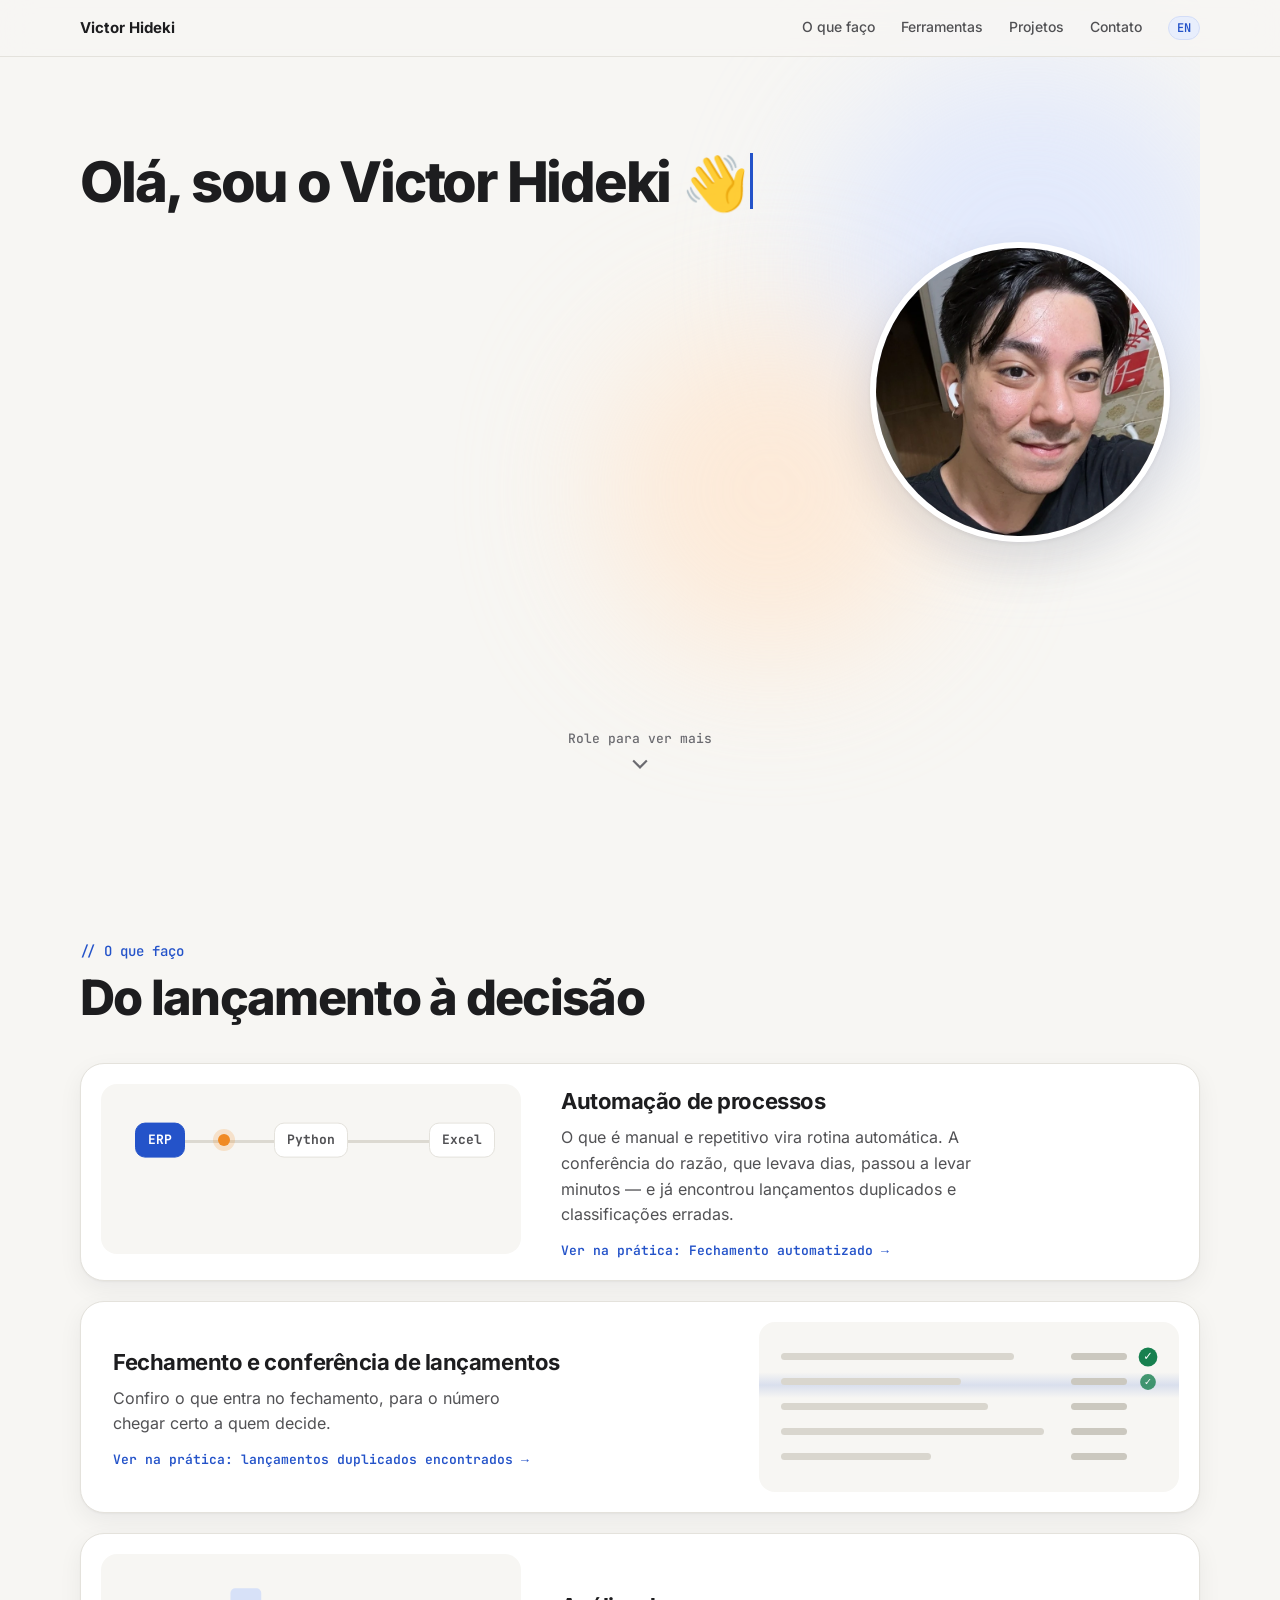
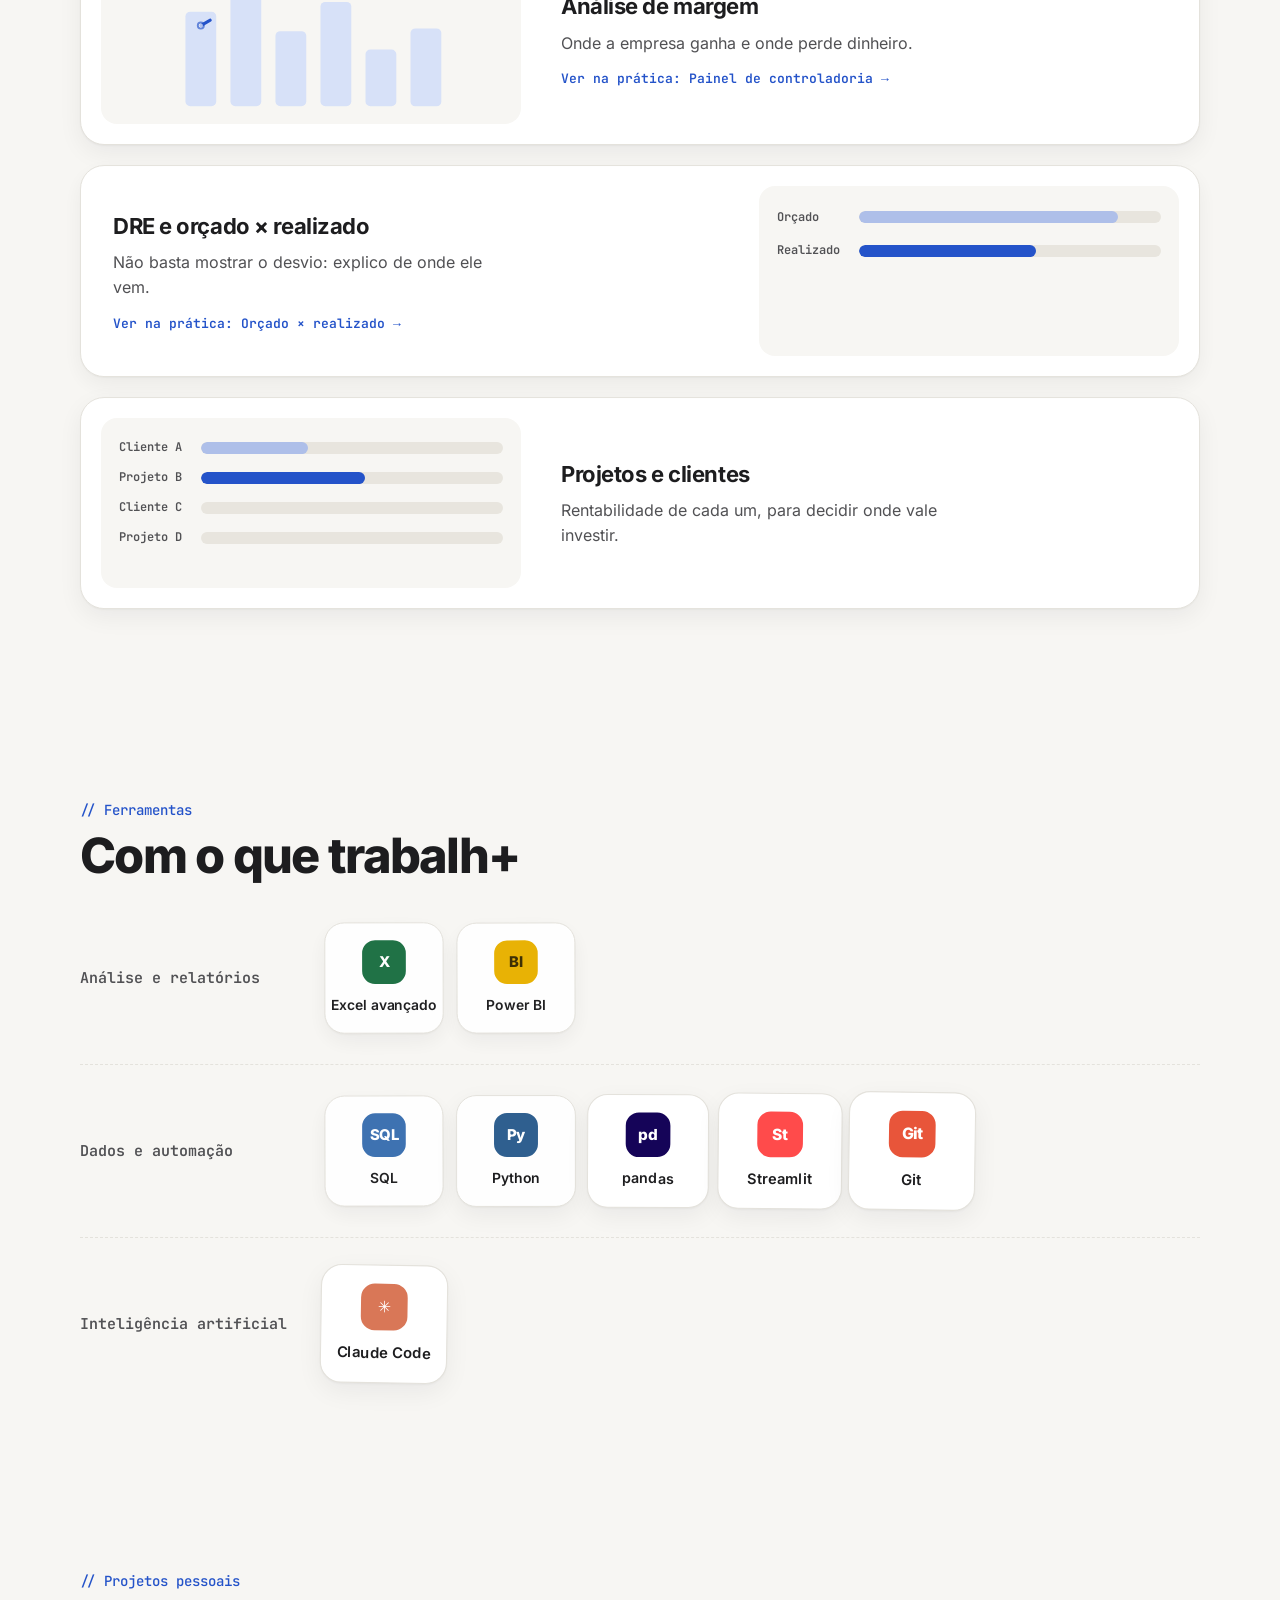
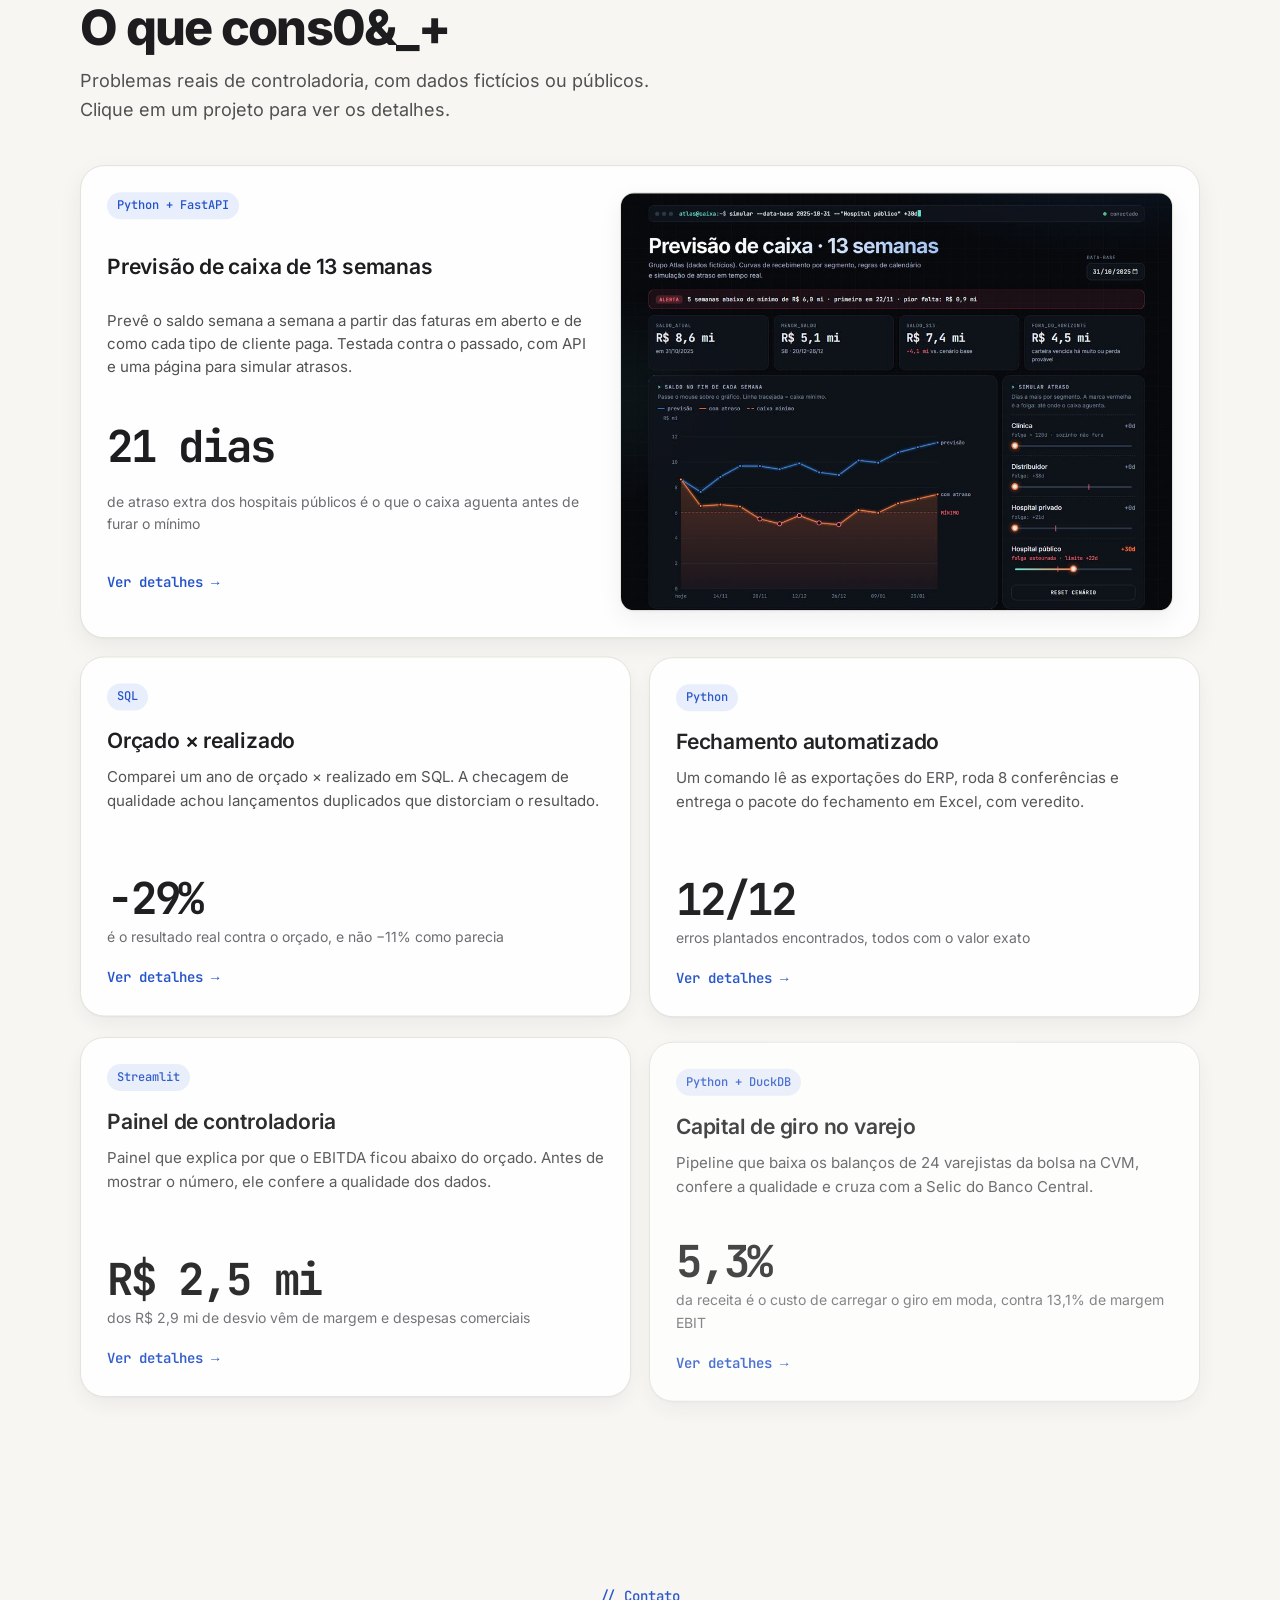
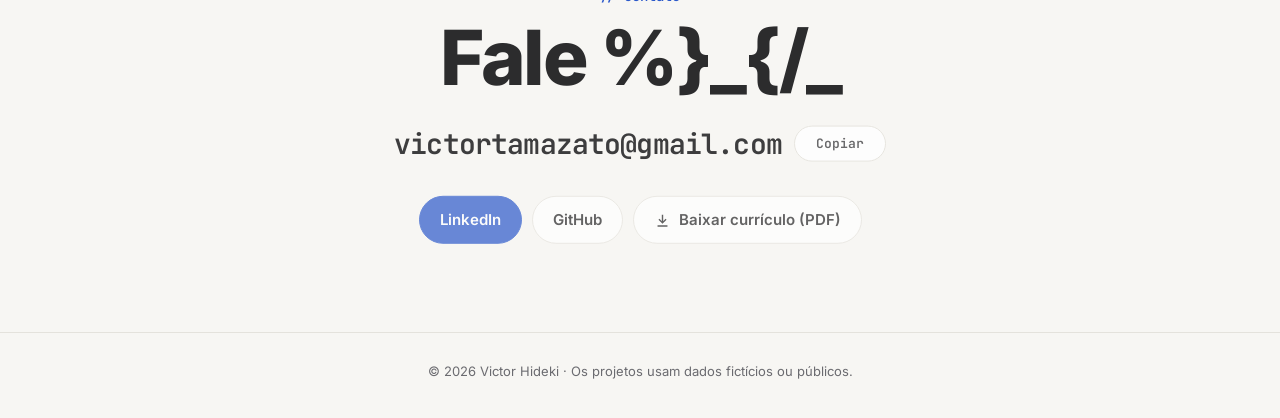
<file: index.html>
<!doctype html>
<html lang="pt-BR">
<head>
<meta charset="utf-8">
<meta name="viewport" content="width=device-width, initial-scale=1">
<title>Victor Hideki · Controladoria e automação</title>
<meta name="description" content="Victor Hideki: mais de 4 anos em controladoria e automação de processos. O que faço, ferramentas e projetos pessoais.">
<meta name="theme-color" content="#f7f6f3">
<link rel="canonical" href="https://hidekiiiiii.github.io/">
<link rel="alternate" hreflang="pt-BR" href="https://hidekiiiiii.github.io/">
<link rel="alternate" hreflang="en" href="https://hidekiiiiii.github.io/en/">
<meta property="og:type" content="website">
<meta property="og:locale" content="pt_BR">
<meta property="og:title" content="Victor Hideki · Controladoria e automação">
<meta property="og:description" content="Mais de 4 anos em controladoria e automação de processos. Veja o que faço e meus projetos.">
<meta property="og:url" content="https://hidekiiiiii.github.io/">
<meta property="og:image" content="https://hidekiiiiii.github.io/img/previa.png">
<meta property="og:image:width" content="1200">
<meta property="og:image:height" content="630">
<meta name="twitter:card" content="summary_large_image">
<link rel="icon" href="img/icone.svg" type="image/svg+xml">
<link rel="apple-touch-icon" href="img/icone-180.png">
<link rel="preload" href="fontes/inter-latin-wght.woff2" as="font" type="font/woff2" crossorigin>
<link rel="stylesheet" href="style.css">
<script>
  // Esconde o que vai entrar animado; se o anime.js não carregar em 3 s, mostra tudo parado.
  if (!matchMedia('(prefers-reduced-motion: reduce)').matches) {
    document.documentElement.classList.add('js-anima');
    setTimeout(function () { if (!window.__animaOk) document.documentElement.classList.remove('js-anima'); }, 3000);
  }
</script>
</head>
<body>

<a class="pular" href="#o-que-faco">Pular para o conteúdo</a>

<header class="topo">
  <a class="marca" href="#inicio">Victor Hideki</a>
  <nav class="topo-links" aria-label="Seções">
    <a href="#o-que-faco">O que faço</a>
    <a href="#ferramentas">Ferramentas</a>
    <a href="#projetos">Projetos</a>
    <a href="#contato">Contato</a>
    <a class="idioma" href="en/" hreflang="en" lang="en" aria-label="English version">EN</a>
  </nav>
</header>

<main>

  <!-- Apresentação -->
  <section class="apresentacao" id="inicio">
    <div class="bolhas" aria-hidden="true"><span class="bolha b1"></span><span class="bolha b2"></span></div>

    <div class="apresentacao-texto">
      <h1 class="ola"><span class="ola-texto">Olá, sou o Victor <span class="sem-quebra">Hideki <span class="mao" aria-hidden="true">👋</span></span></span></h1>
      <p class="bio">Há mais de 4 anos trabalho com controladoria e automação de processos. Acredito que, com
        <code class="token">tecnologia</code>
        e um pouco de
        <span class="sem-quebra"><code class="token quente">criatividade</code>,</span>
        ideias viram mudanças reais.</p>
      <div class="contatos">
        <a class="botao" href="https://www.linkedin.com/in/victor-hideki-tamazato/" target="_blank" rel="noopener">
          <svg viewBox="0 0 24 24" aria-hidden="true"><path d="M4.98 3.5a2.5 2.5 0 1 1 0 5 2.5 2.5 0 0 1 0-5zM3 9.75h4v11H3v-11zm6.5 0h3.8v1.5h.05c.53-1 1.83-2.05 3.77-2.05 4.03 0 4.78 2.65 4.78 6.1v5.45h-4v-4.83c0-1.15-.02-2.63-1.6-2.63-1.6 0-1.85 1.25-1.85 2.55v4.91h-4v-11z"/></svg>
          LinkedIn
        </a>
        <a class="botao botao-2" href="mailto:victortamazato@gmail.com">
          <svg viewBox="0 0 24 24" aria-hidden="true"><path d="M3 5h18a1 1 0 0 1 1 1v12a1 1 0 0 1-1 1H3a1 1 0 0 1-1-1V6a1 1 0 0 1 1-1zm9 7.3L4.2 7H4v.3l8 5.6 8-5.6V7h-.2L12 12.3z"/></svg>
          E-mail
        </a>
        <a class="botao botao-2" href="https://github.com/Hidekiiiiii" target="_blank" rel="noopener">
          <svg viewBox="0 0 24 24" aria-hidden="true"><path d="M12 2a10 10 0 0 0-3.16 19.49c.5.09.68-.22.68-.48v-1.7c-2.78.6-3.37-1.34-3.37-1.34-.45-1.16-1.11-1.47-1.11-1.47-.91-.62.07-.6.07-.6 1 .07 1.53 1.03 1.53 1.03.9 1.52 2.34 1.08 2.91.83.09-.65.35-1.08.63-1.33-2.22-.25-4.55-1.11-4.55-4.94 0-1.09.39-1.98 1.03-2.68-.1-.25-.45-1.27.1-2.64 0 0 .84-.27 2.75 1.02a9.5 9.5 0 0 1 5 0c1.91-1.29 2.75-1.02 2.75-1.02.55 1.37.2 2.39.1 2.64.64.7 1.03 1.59 1.03 2.68 0 3.84-2.34 4.68-4.57 4.93.36.31.68.92.68 1.85v2.74c0 .27.18.58.69.48A10 10 0 0 0 12 2z"/></svg>
          GitHub
        </a>
      </div>
    </div>

    <div class="retrato">
      <div class="foto"><img src="img/foto.webp" width="800" height="800" alt="Foto de Victor Hideki"></div>
    </div>

    <ul class="numeros" aria-label="Destaques">
      <li class="num-cartao">
        <strong><span data-contar="4">4</span>+</strong>
        <span class="legenda">anos em controladoria</span>
      </li>
      <li class="num-cartao">
        <strong><span data-contar="5">5</span></strong>
        <span class="legenda">projetos publicados no GitHub</span>
      </li>
      <li class="num-cartao">
        <strong>FIPECAFI</strong>
        <span class="legenda">Ciências Contábeis</span>
      </li>
    </ul>

    <a class="seta" href="#o-que-faco">
      <span>Role para ver mais</span>
      <svg viewBox="0 0 24 24" aria-hidden="true"><path d="M12 16.5 5 9.5l1.4-1.4 5.6 5.6 5.6-5.6L19 9.5z"/></svg>
    </a>
  </section>

  <!-- O que faço -->
  <section class="secao" id="o-que-faco">
    <div class="secao-cabeca">
      <p class="rotulo">// O que faço</p>
      <h2 class="embaralha">Do lançamento à decisão</h2>
    </div>

    <div class="mosaico">
      <article class="bloco largo" data-ilus="auto">
        <div class="ilus ilus-auto" aria-hidden="true">
          <span class="trilha"></span>
          <span class="no" style="--x:14%">ERP</span>
          <span class="no" style="--x:50%">Python</span>
          <span class="no" style="--x:86%">Excel</span>
          <span class="bolinha"></span>
          <span class="pilula">Pronto em segundos ✓</span>
        </div>
        <h3>Automação de processos</h3>
        <p>O que é manual e repetitivo vira rotina automática. A conferência do razão, que levava dias, passou a levar minutos — e já encontrou lançamentos duplicados e classificações erradas.</p>
        <a class="na-pratica" href="#projeto-python">Ver na prática: Fechamento automatizado →</a>
      </article>

      <article class="bloco" data-ilus="conf">
        <div class="ilus ilus-conf" aria-hidden="true">
          <div class="scan"></div>
          <div class="lanc"><span class="l-desc" style="--w:62%"></span><span class="l-valor"></span><span class="l-ok">✓</span></div>
          <div class="lanc"><span class="l-desc" style="--w:48%"></span><span class="l-valor"></span><span class="l-ok">✓</span></div>
          <div class="lanc dup"><span class="l-desc" style="--w:55%"></span><span class="l-valor"></span><span class="l-ok">!</span><span class="dup-tag">duplicado</span></div>
          <div class="lanc"><span class="l-desc" style="--w:70%"></span><span class="l-valor"></span><span class="l-ok">✓</span></div>
          <div class="lanc"><span class="l-desc" style="--w:40%"></span><span class="l-valor"></span><span class="l-ok">✓</span></div>
        </div>
        <h3>Fechamento e conferência de lançamentos</h3>
        <p>Confiro o que entra no fechamento, para o número chegar certo a quem decide.</p>
        <a class="na-pratica" href="#projeto-sql">Ver na prática: lançamentos duplicados encontrados →</a>
      </article>

      <article class="bloco" data-ilus="margem">
        <div class="ilus ilus-margem" aria-hidden="true">
          <svg viewBox="0 0 240 130">
            <g class="barras">
              <rect x="14" y="40" width="26" height="80" rx="4"/>
              <rect x="52" y="20" width="26" height="100" rx="4"/>
              <rect x="90" y="56" width="26" height="64" rx="4"/>
              <rect x="128" y="30" width="26" height="90" rx="4"/>
              <rect x="166" y="70" width="26" height="50" rx="4"/>
              <rect x="204" y="48" width="26" height="72" rx="4"/>
            </g>
            <polyline class="linha-margem" points="27,52 65,30 103,78 141,44 179,100 217,64"/>
            <g class="pontos">
              <circle cx="27" cy="52" r="4"/><circle cx="65" cy="30" r="4"/><circle cx="103" cy="78" r="4"/>
              <circle cx="141" cy="44" r="4"/><circle cx="179" cy="100" r="4" class="ruim"/><circle cx="217" cy="64" r="4"/>
            </g>
          </svg>
        </div>
        <h3>Análise de margem</h3>
        <p>Onde a empresa ganha e onde perde dinheiro.</p>
        <a class="na-pratica" href="#projeto-streamlit">Ver na prática: Painel de controladoria →</a>
      </article>

      <article class="bloco" data-ilus="orc">
        <div class="ilus ilus-orc" aria-hidden="true">
          <div class="linha-orc"><span class="r">Orçado</span><span class="trilho"><span class="enche" style="--p:88%"></span></span></div>
          <div class="linha-orc"><span class="r">Realizado</span><span class="trilho"><span class="enche real" style="--p:66%"></span></span></div>
          <span class="pilula">Desvio explicado ✓</span>
        </div>
        <h3>DRE e orçado × realizado</h3>
        <p>Não basta mostrar o desvio: explico de onde ele vem.</p>
        <a class="na-pratica" href="#projeto-sql">Ver na prática: Orçado × realizado →</a>
      </article>

      <article class="bloco" data-ilus="rank">
        <div class="ilus ilus-rank" aria-hidden="true">
          <div class="rank" style="--i:0" data-w="42"><span class="r">Cliente A</span><span class="trilho"><span class="enche" style="--p:42%"></span></span></div>
          <div class="rank" style="--i:1" data-w="90"><span class="r">Projeto B</span><span class="trilho"><span class="enche" style="--p:90%"></span></span></div>
          <div class="rank" style="--i:2" data-w="60"><span class="r">Cliente C</span><span class="trilho"><span class="enche" style="--p:60%"></span></span></div>
          <div class="rank" style="--i:3" data-w="76"><span class="r">Projeto D</span><span class="trilho"><span class="enche" style="--p:76%"></span></span></div>
        </div>
        <h3>Projetos e clientes</h3>
        <p>Rentabilidade de cada um, para decidir onde vale investir.</p>
      </article>
    </div>
  </section>

  <!-- Ferramentas -->
  <section class="secao" id="ferramentas">
    <div class="secao-cabeca">
      <p class="rotulo">// Ferramentas</p>
      <h2 class="embaralha">Com o que trabalho</h2>
    </div>
    <div class="grupos">
      <div class="grupo">
        <p class="grupo-nome">Análise e relatórios</p>
        <ul class="ferr">
          <li><span class="ico" style="--c:#1d7044">X</span>Excel avançado</li>
          <li><span class="ico" style="--c:#e8b100;--t:#3a2c00">BI</span>Power BI</li>
        </ul>
      </div>
      <div class="grupo">
        <p class="grupo-nome">Dados e automação</p>
        <ul class="ferr">
          <li><span class="ico" style="--c:#3a6fb0">SQL</span>SQL</li>
          <li><span class="ico" style="--c:#2f5f8f">Py</span>Python</li>
          <li><span class="ico" style="--c:#150458">pd</span>pandas</li>
          <li><span class="ico" style="--c:#ff4b4b">St</span>Streamlit</li>
          <li><span class="ico" style="--c:#e8553a">Git</span>Git</li>
        </ul>
      </div>
      <div class="grupo">
        <p class="grupo-nome">Inteligência artificial</p>
        <ul class="ferr">
          <li><span class="ico" style="--c:#d97757">✳</span>Claude Code</li>
        </ul>
      </div>
    </div>
  </section>

  <!-- Projetos pessoais -->
  <section class="secao" id="projetos">
    <div class="secao-cabeca">
      <p class="rotulo">// Projetos pessoais</p>
      <h2 class="embaralha">O que construí</h2>
      <p class="sub">Problemas reais de controladoria, com dados fictícios ou públicos. Clique em um projeto para ver os detalhes.</p>
    </div>

    <div class="cartoes">
      <article class="cartao destaque" id="projeto-caixa" tabindex="0" role="button" aria-haspopup="dialog">
        <span class="tag">Python + FastAPI</span>
        <span class="titulo">Previsão de caixa de 13 semanas</span>
        <span class="desc">Prevê o saldo semana a semana a partir das faturas em aberto e de como cada tipo de cliente paga. Testada contra o passado, com API e uma página para simular atrasos.</span>
        <span class="numero"><span data-contar="22">22</span> dias</span>
        <span class="resumo">de atraso extra dos hospitais públicos é o que o caixa aguenta antes de furar o mínimo</span>
        <span class="abrir">Ver detalhes →</span>
        <img class="capa" src="img/previsao-caixa.jpg" width="960" height="726" alt="" loading="lazy">
        <div class="detalhe">
          <img src="img/previsao-caixa.jpg" width="960" height="726" alt="Página da previsão: alerta de 5 semanas abaixo do mínimo quando os hospitais públicos atrasam 30 dias">
          <dl>
            <dt>Problema</dt><dd>Saber com semanas de antecedência se o caixa vai ficar abaixo do mínimo, e por quê.</dd>
            <dt>O que fiz</dt><dd>Curvas de recebimento por segmento (Kaplan-Meier, que considera as faturas ainda em aberto), regras de calendário para folha, 13º e impostos, teste contra 31 datas do passado e uma API em FastAPI com página de cenários.</dd>
            <dt>Resultado</dt><dd>Na 13ª semana, o saldo previsto errou em média R$ 1,3 mi, contra R$ 5,9 mi da planilha que supõe pagamento no vencimento.</dd>
            <dt>Ferramentas</dt><dd>Python · pandas · FastAPI · JavaScript</dd>
          </dl>
          <a class="link" href="https://github.com/Hidekiiiiii/previsao-caixa-13-semanas" target="_blank" rel="noopener">Ver no GitHub →</a>
        </div>
      </article>

      <article class="cartao" id="projeto-sql" tabindex="0" role="button" aria-haspopup="dialog">
        <span class="tag">SQL</span>
        <span class="titulo">Orçado × realizado</span>
        <span class="desc">Comparei um ano de orçado × realizado em SQL. A checagem de qualidade achou lançamentos duplicados que distorciam o resultado.</span>
        <span class="numero">−<span data-contar="30">30</span>%</span>
        <span class="resumo">é o resultado real contra o orçado, e não −11% como parecia</span>
        <span class="abrir">Ver detalhes →</span>
        <div class="detalhe">
          <dl>
            <dt>Problema</dt><dd>O resultado antes do IR parecia 11,1% abaixo do orçado.</dd>
            <dt>O que fiz</dt><dd>11 consultas em SQLite: orçado × realizado por conta, centro de custo e mês, mais uma checagem de qualidade.</dd>
            <dt>Resultado</dt><dd>3 lançamentos duplicados (R$ 177,2 mil). Sem eles, o ano fecha 30,0% abaixo do orçado.</dd>
            <dt>Ferramentas</dt><dd>SQLite · CTEs · funções de janela</dd>
          </dl>
          <a class="link" href="https://github.com/Hidekiiiiii/orcado-vs-realizado-sql" target="_blank" rel="noopener">Ver no GitHub →</a>
        </div>
      </article>

      <article class="cartao" id="projeto-python" tabindex="0" role="button" aria-haspopup="dialog">
        <span class="tag">Python</span>
        <span class="titulo">Fechamento automatizado</span>
        <span class="desc">Um comando lê as exportações do ERP, roda 8 conferências e entrega o pacote do fechamento em Excel, com veredito.</span>
        <span class="numero"><span data-contar="12">12</span>/12</span>
        <span class="resumo">erros plantados encontrados, todos com o valor exato</span>
        <span class="abrir">Ver detalhes →</span>
        <div class="detalhe">
          <dl>
            <dt>Problema</dt><dd>Conferir o fechamento em Excel toma horas e deixa erro passar.</dd>
            <dt>O que fiz</dt><dd>Um comando lê 6 exportações do ERP, roda 8 conferências e propõe 4 ajustes.</dd>
            <dt>Resultado</dt><dd>Pacote em Excel com veredito. Os 12 erros plantados aparecem com valor exato, conferidos por 26 testes.</dd>
            <dt>Ferramentas</dt><dd>Python · pandas · xlsxwriter</dd>
          </dl>
          <a class="link" href="https://github.com/Hidekiiiiii/fechamento-mensal-python" target="_blank" rel="noopener">Ver no GitHub →</a>
        </div>
      </article>

      <article class="cartao" id="projeto-streamlit" tabindex="0" role="button" aria-haspopup="dialog">
        <span class="tag">Streamlit</span>
        <span class="titulo">Painel de controladoria</span>
        <span class="desc">Painel que explica por que o EBITDA ficou abaixo do orçado. Antes de mostrar o número, ele confere a qualidade dos dados.</span>
        <span class="numero">R$ <span data-contar="2.6" data-casas="1">2,6</span> mi</span>
        <span class="resumo">dos R$ 2,9 mi de desvio vêm de margem e despesas comerciais</span>
        <span class="abrir">Ver detalhes →</span>
        <div class="detalhe">
          <img src="img/painel-resumo.jpg" width="800" height="499" alt="Tela do painel: EBITDA de R$ 2,2 mi, 57% abaixo do orçado">
          <dl>
            <dt>Problema</dt><dd>Explicar por que o EBITDA desviou do orçado, e de quem é o desvio.</dd>
            <dt>O que fiz</dt><dd>Painel que confere a qualidade dos dados antes de mostrar o número.</dd>
            <dt>Resultado</dt><dd>EBITDA 57% abaixo do orçado: margem e despesas comerciais explicam R$ 2,6 mi dos R$ 2,9 mi.</dd>
            <dt>Ferramentas</dt><dd>Python · Streamlit · Plotly</dd>
          </dl>
          <a class="link" href="https://github.com/Hidekiiiiii/painel-controladoria-streamlit" target="_blank" rel="noopener">Ver no GitHub →</a>
        </div>
      </article>

      <article class="cartao" id="projeto-benchmark" tabindex="0" role="button" aria-haspopup="dialog">
        <span class="tag">Python + DuckDB</span>
        <span class="titulo">Capital de giro no varejo</span>
        <span class="desc">Pipeline que baixa os balanços de 24 varejistas da bolsa na CVM, confere a qualidade e cruza com a Selic do Banco Central.</span>
        <span class="numero"><span data-contar="5.5" data-casas="1">5,5</span>%</span>
        <span class="resumo">da receita é o custo de carregar o giro em moda, contra 13,1% de margem EBIT</span>
        <span class="abrir">Ver detalhes →</span>
        <div class="detalhe">
          <img src="img/benchmark-custo-giro.jpg" width="800" height="416" alt="Gráfico por segmento: margem EBIT contra o custo do capital de giro à Selic, em % da receita, 2025">
          <dl>
            <dt>Problema</dt><dd>Quanto do lucro operacional o capital de giro consome quando o juro sobe?</dd>
            <dt>O que fiz</dt><dd>ETL com dados públicos: 1,9 milhão de linhas da CVM (2015–2025) e séries do Banco Central, tratadas em SQL no DuckDB, com regras de qualidade e 10 testes.</dd>
            <dt>Resultado</dt><dd>Com a Selic baixa, o ciclo de caixa mediano subiu de 49 para 70 dias; com o juro alto, voltou a 45. Em moda, carregar o giro custa 5,5% da receita.</dd>
            <dt>Ferramentas</dt><dd>Python · DuckDB · SQL · matplotlib</dd>
          </dl>
          <a class="link" href="https://github.com/Hidekiiiiii/benchmark-varejo-cvm" target="_blank" rel="noopener">Ver no GitHub →</a>
        </div>
      </article>
    </div>
  </section>

  <!-- Contato -->
  <section class="secao contato" id="contato">
    <p class="rotulo">// Contato</p>
    <h2 class="embaralha">Fale comigo</h2>
    <div class="email-linha">
      <a class="email" href="mailto:victortamazato@gmail.com">victortamazato@gmail.com</a>
      <button class="copiar" type="button" data-ok="Copiado ✓" data-erro="Copie ao lado">Copiar</button>
    </div>
    <div class="contatos centro">
      <a class="botao" href="https://www.linkedin.com/in/victor-hideki-tamazato/" target="_blank" rel="noopener">LinkedIn</a>
      <a class="botao botao-2" href="https://github.com/Hidekiiiiii" target="_blank" rel="noopener">GitHub</a>
      <!-- Aparece só quando o arquivo curriculo.pdf existir na pasta do site -->
      <a class="botao botao-2 curriculo" href="curriculo.pdf" download hidden>
        <svg viewBox="0 0 24 24" aria-hidden="true"><path d="M11 4h2v9.2l3.3-3.3 1.4 1.4L12 17l-5.7-5.7 1.4-1.4 3.3 3.3V4zM5 19h14v2H5z"/></svg>
        Baixar currículo (PDF)
      </a>
    </div>
  </section>

</main>

<footer class="rodape">© 2026 Victor Hideki · Os projetos usam dados fictícios ou públicos.</footer>

<dialog class="modal" aria-label="Detalhes do projeto"></dialog>

<script type="module" src="main.js"></script>
</body>
</html>
</file>
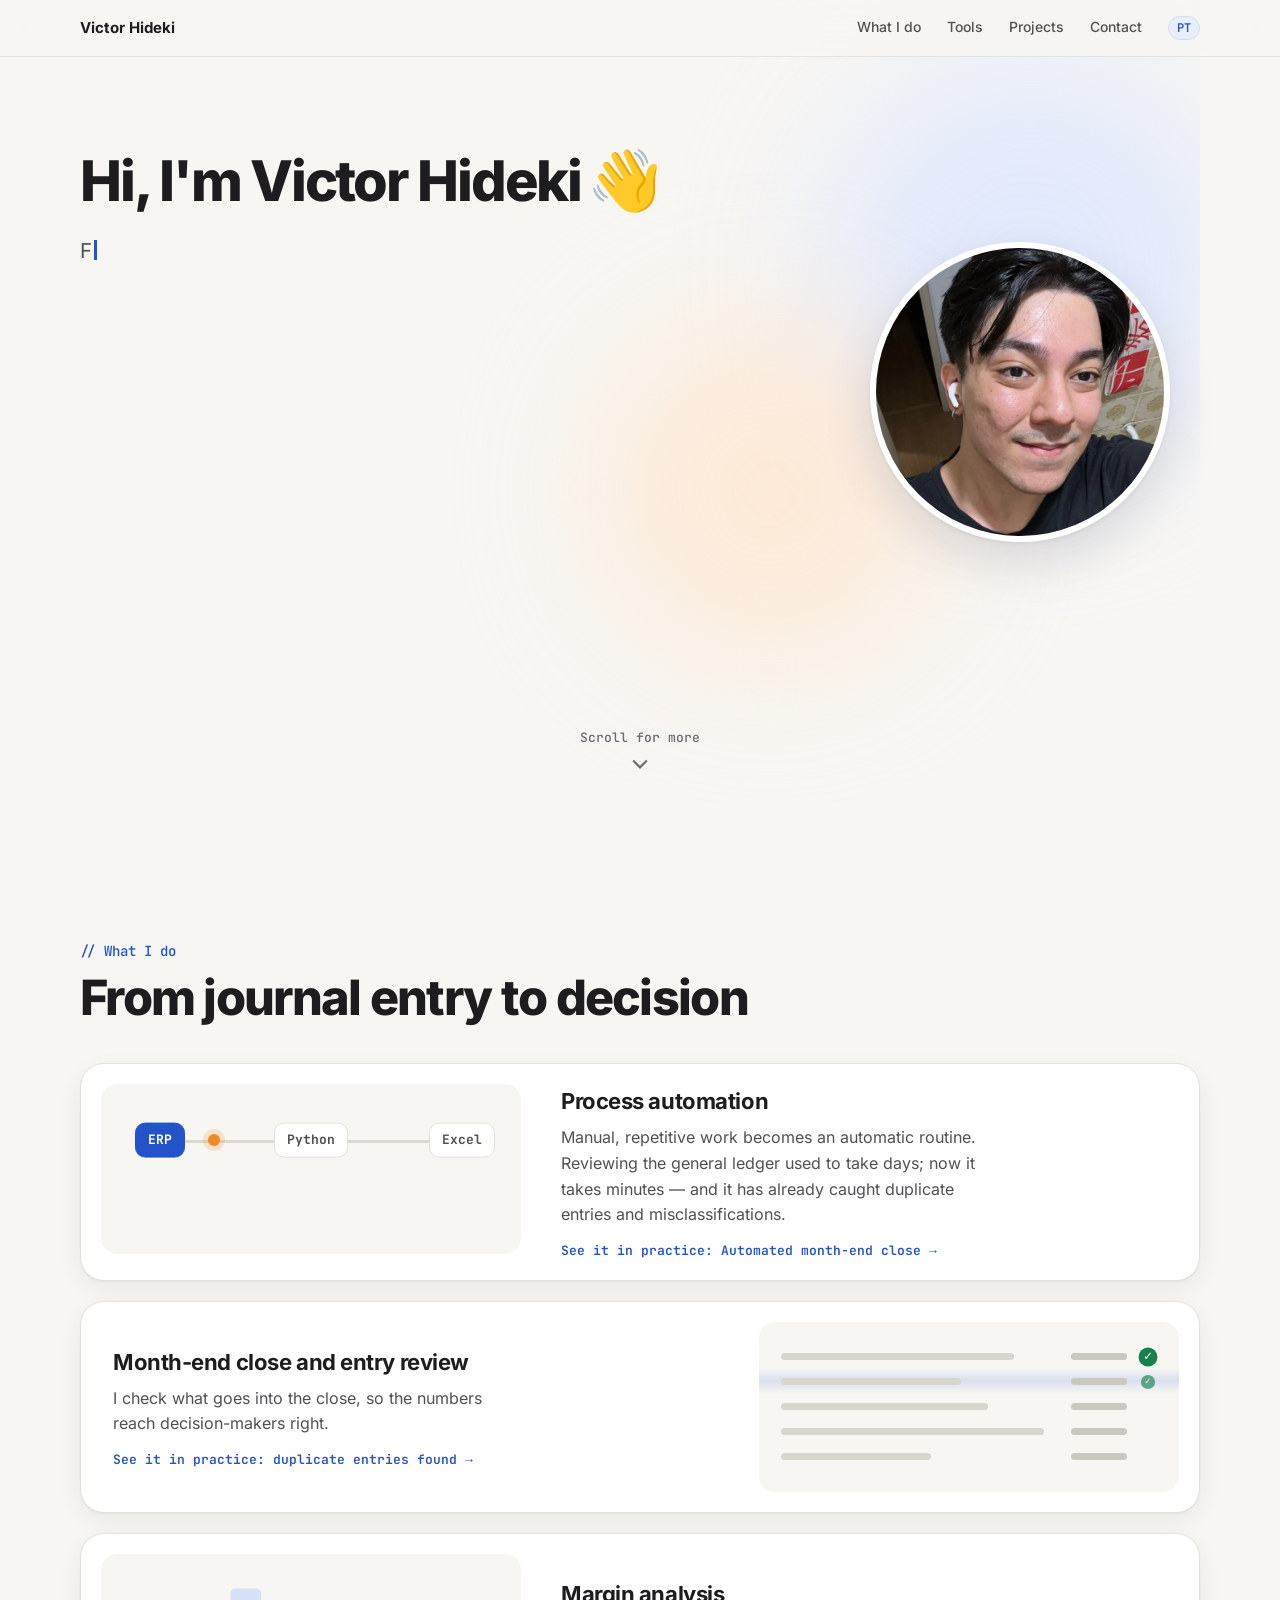
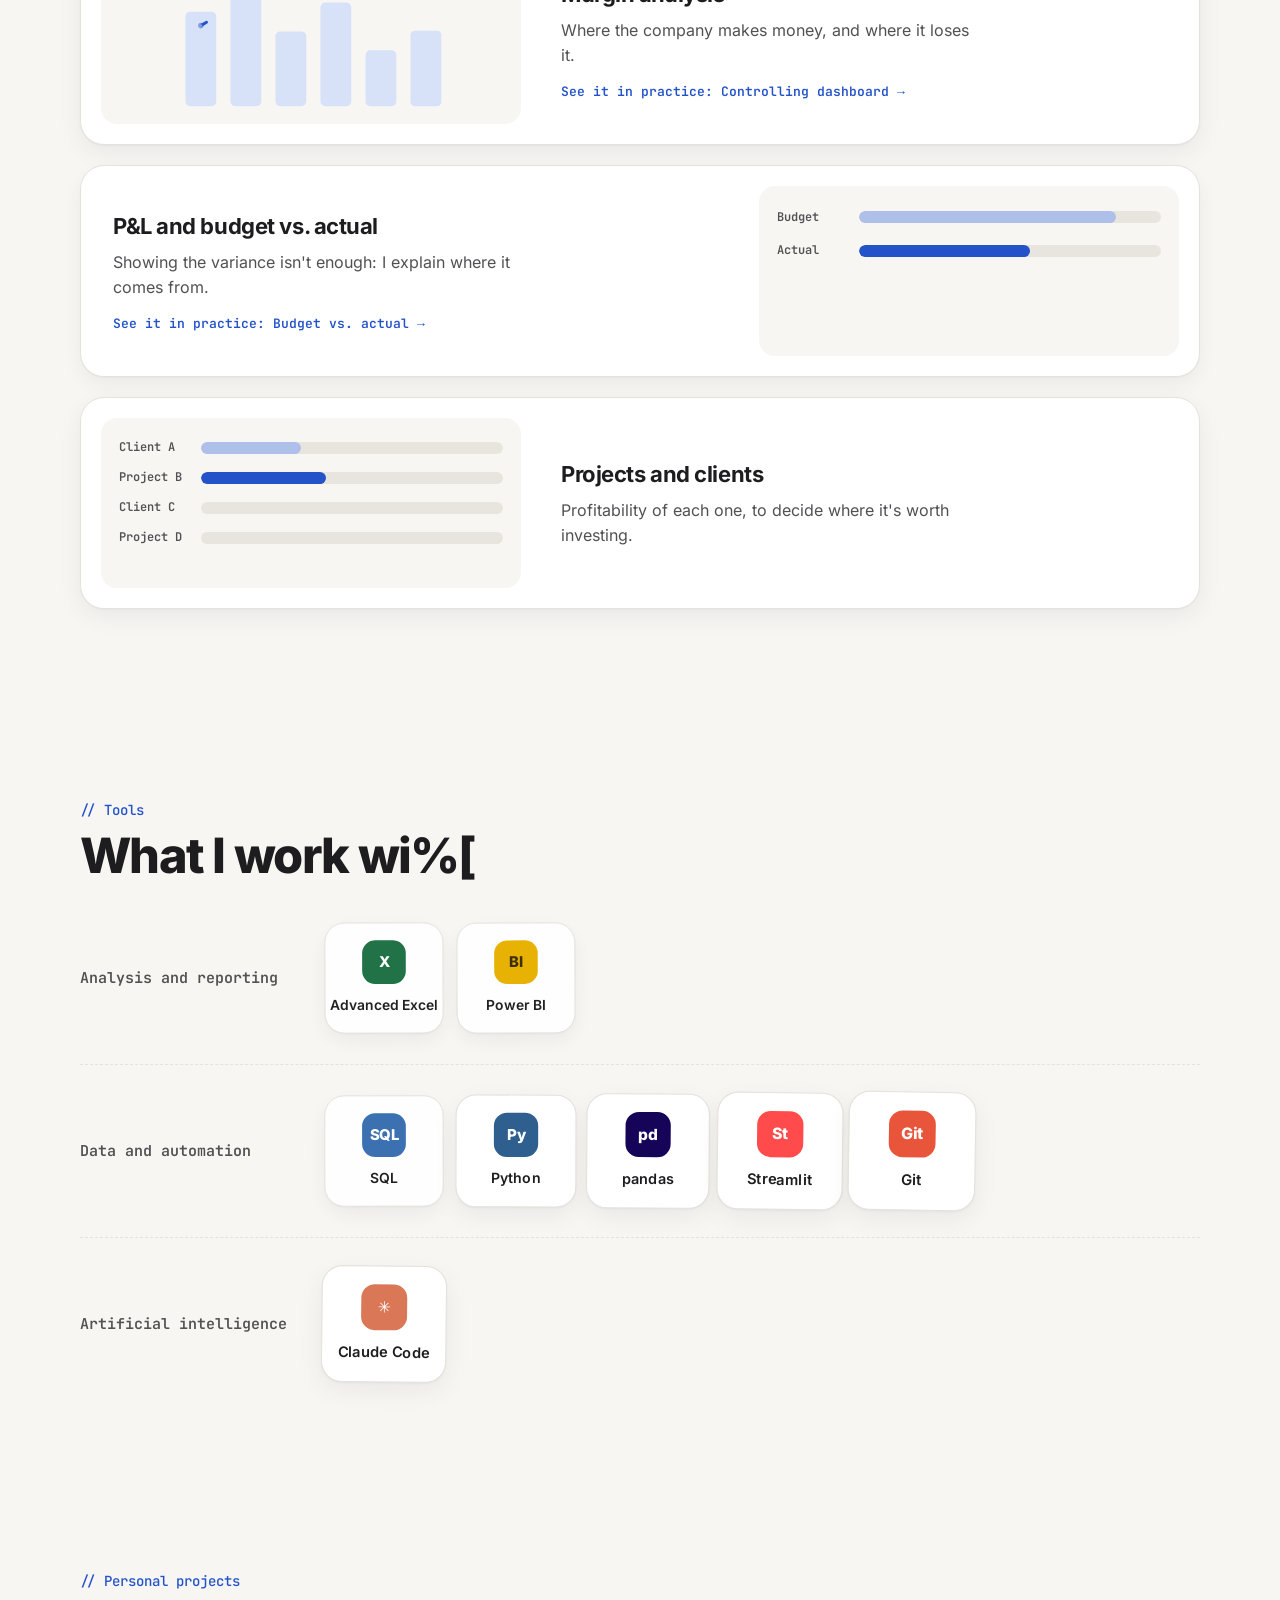
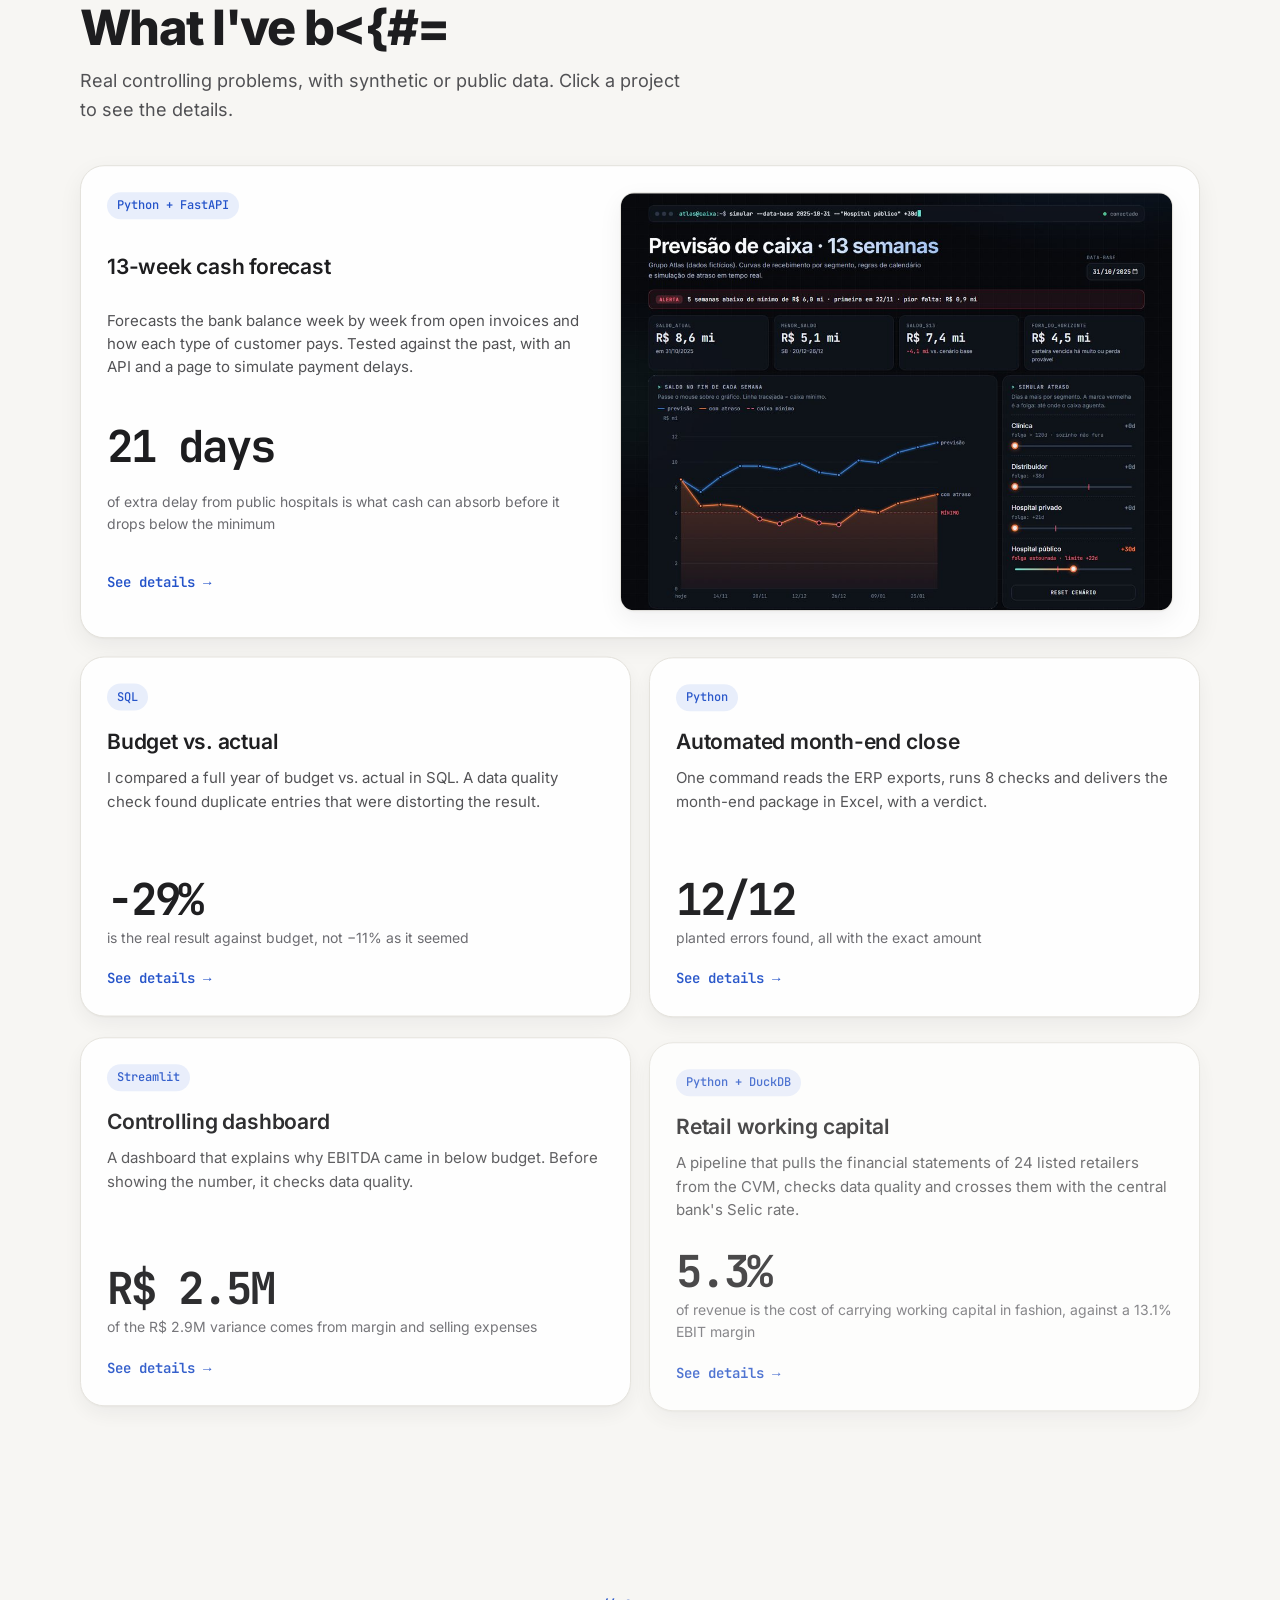
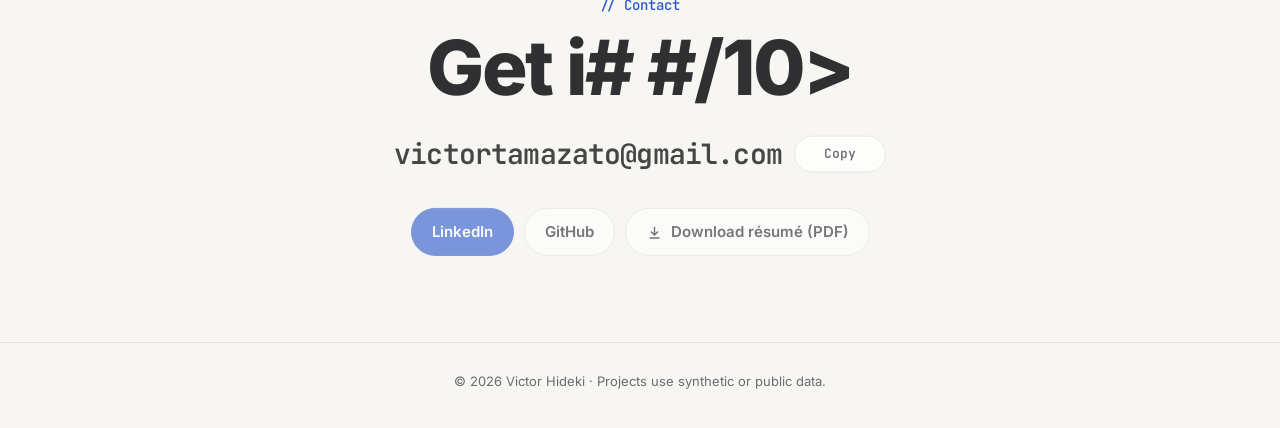
<file: en/index.html>
<!doctype html>
<html lang="en">
<head>
<meta charset="utf-8">
<meta name="viewport" content="width=device-width, initial-scale=1">
<title>Victor Hideki · Financial controlling and automation</title>
<meta name="description" content="Victor Hideki: 4+ years in financial controlling and process automation. What I do, tools and personal projects.">
<meta name="theme-color" content="#f7f6f3">
<link rel="canonical" href="https://hidekiiiiii.github.io/en/">
<link rel="alternate" hreflang="pt-BR" href="https://hidekiiiiii.github.io/">
<link rel="alternate" hreflang="en" href="https://hidekiiiiii.github.io/en/">
<meta property="og:type" content="website">
<meta property="og:locale" content="en_US">
<meta property="og:title" content="Victor Hideki · Financial controlling and automation">
<meta property="og:description" content="4+ years in financial controlling and process automation. See what I do and my projects.">
<meta property="og:url" content="https://hidekiiiiii.github.io/en/">
<meta property="og:image" content="https://hidekiiiiii.github.io/img/previa.png">
<meta property="og:image:width" content="1200">
<meta property="og:image:height" content="630">
<meta name="twitter:card" content="summary_large_image">
<link rel="icon" href="../img/icone.svg" type="image/svg+xml">
<link rel="apple-touch-icon" href="../img/icone-180.png">
<link rel="preload" href="../fontes/inter-latin-wght.woff2" as="font" type="font/woff2" crossorigin>
<link rel="stylesheet" href="../style.css">
<script>
  // Hide what will animate in; if anime.js fails to load within 3 s, show everything static.
  if (!matchMedia('(prefers-reduced-motion: reduce)').matches) {
    document.documentElement.classList.add('js-anima');
    setTimeout(function () { if (!window.__animaOk) document.documentElement.classList.remove('js-anima'); }, 3000);
  }
</script>
</head>
<body>

<a class="pular" href="#o-que-faco">Skip to content</a>

<header class="topo">
  <a class="marca" href="#inicio">Victor Hideki</a>
  <nav class="topo-links" aria-label="Sections">
    <a href="#o-que-faco">What I do</a>
    <a href="#ferramentas">Tools</a>
    <a href="#projetos">Projects</a>
    <a href="#contato">Contact</a>
    <a class="idioma" href="../" hreflang="pt-BR" lang="pt-BR" aria-label="Versão em português">PT</a>
  </nav>
</header>

<main>

  <!-- Intro -->
  <section class="apresentacao" id="inicio">
    <div class="bolhas" aria-hidden="true"><span class="bolha b1"></span><span class="bolha b2"></span></div>

    <div class="apresentacao-texto">
      <h1 class="ola"><span class="ola-texto">Hi, I'm Victor <span class="sem-quebra">Hideki <span class="mao" aria-hidden="true">👋</span></span></span></h1>
      <p class="bio">For over 4 years I've worked in financial controlling and process automation. I believe that with
        <code class="token">technology</code>
        and a bit of
        <span class="sem-quebra"><code class="token quente">creativity</code>,</span>
        ideas become real change.</p>
      <div class="contatos">
        <a class="botao" href="https://www.linkedin.com/in/victor-hideki-tamazato/" target="_blank" rel="noopener">
          <svg viewBox="0 0 24 24" aria-hidden="true"><path d="M4.98 3.5a2.5 2.5 0 1 1 0 5 2.5 2.5 0 0 1 0-5zM3 9.75h4v11H3v-11zm6.5 0h3.8v1.5h.05c.53-1 1.83-2.05 3.77-2.05 4.03 0 4.78 2.65 4.78 6.1v5.45h-4v-4.83c0-1.15-.02-2.63-1.6-2.63-1.6 0-1.85 1.25-1.85 2.55v4.91h-4v-11z"/></svg>
          LinkedIn
        </a>
        <a class="botao botao-2" href="mailto:victortamazato@gmail.com">
          <svg viewBox="0 0 24 24" aria-hidden="true"><path d="M3 5h18a1 1 0 0 1 1 1v12a1 1 0 0 1-1 1H3a1 1 0 0 1-1-1V6a1 1 0 0 1 1-1zm9 7.3L4.2 7H4v.3l8 5.6 8-5.6V7h-.2L12 12.3z"/></svg>
          Email
        </a>
        <a class="botao botao-2" href="https://github.com/Hidekiiiiii" target="_blank" rel="noopener">
          <svg viewBox="0 0 24 24" aria-hidden="true"><path d="M12 2a10 10 0 0 0-3.16 19.49c.5.09.68-.22.68-.48v-1.7c-2.78.6-3.37-1.34-3.37-1.34-.45-1.16-1.11-1.47-1.11-1.47-.91-.62.07-.6.07-.6 1 .07 1.53 1.03 1.53 1.03.9 1.52 2.34 1.08 2.91.83.09-.65.35-1.08.63-1.33-2.22-.25-4.55-1.11-4.55-4.94 0-1.09.39-1.98 1.03-2.68-.1-.25-.45-1.27.1-2.64 0 0 .84-.27 2.75 1.02a9.5 9.5 0 0 1 5 0c1.91-1.29 2.75-1.02 2.75-1.02.55 1.37.2 2.39.1 2.64.64.7 1.03 1.59 1.03 2.68 0 3.84-2.34 4.68-4.57 4.93.36.31.68.92.68 1.85v2.74c0 .27.18.58.69.48A10 10 0 0 0 12 2z"/></svg>
          GitHub
        </a>
      </div>
    </div>

    <div class="retrato">
      <div class="foto"><img src="../img/foto.webp" width="800" height="800" alt="Photo of Victor Hideki"></div>
    </div>

    <ul class="numeros" aria-label="Highlights">
      <li class="num-cartao">
        <strong><span data-contar="4">4</span>+</strong>
        <span class="legenda">years in financial controlling</span>
      </li>
      <li class="num-cartao">
        <strong><span data-contar="5">5</span></strong>
        <span class="legenda">projects published on GitHub</span>
      </li>
      <li class="num-cartao">
        <strong>FIPECAFI</strong>
        <span class="legenda">B.Sc. in Accounting</span>
      </li>
    </ul>

    <a class="seta" href="#o-que-faco">
      <span>Scroll for more</span>
      <svg viewBox="0 0 24 24" aria-hidden="true"><path d="M12 16.5 5 9.5l1.4-1.4 5.6 5.6 5.6-5.6L19 9.5z"/></svg>
    </a>
  </section>

  <!-- What I do -->
  <section class="secao" id="o-que-faco">
    <div class="secao-cabeca">
      <p class="rotulo">// What I do</p>
      <h2 class="embaralha">From journal entry to decision</h2>
    </div>

    <div class="mosaico">
      <article class="bloco largo" data-ilus="auto">
        <div class="ilus ilus-auto" aria-hidden="true">
          <span class="trilha"></span>
          <span class="no" style="--x:14%">ERP</span>
          <span class="no" style="--x:50%">Python</span>
          <span class="no" style="--x:86%">Excel</span>
          <span class="bolinha"></span>
          <span class="pilula">Done in seconds ✓</span>
        </div>
        <h3>Process automation</h3>
        <p>Manual, repetitive work becomes an automatic routine. Reviewing the general ledger used to take days; now it takes minutes — and it has already caught duplicate entries and misclassifications.</p>
        <a class="na-pratica" href="#projeto-python">See it in practice: Automated month-end close →</a>
      </article>

      <article class="bloco" data-ilus="conf">
        <div class="ilus ilus-conf" aria-hidden="true">
          <div class="scan"></div>
          <div class="lanc"><span class="l-desc" style="--w:62%"></span><span class="l-valor"></span><span class="l-ok">✓</span></div>
          <div class="lanc"><span class="l-desc" style="--w:48%"></span><span class="l-valor"></span><span class="l-ok">✓</span></div>
          <div class="lanc dup"><span class="l-desc" style="--w:55%"></span><span class="l-valor"></span><span class="l-ok">!</span><span class="dup-tag">duplicate</span></div>
          <div class="lanc"><span class="l-desc" style="--w:70%"></span><span class="l-valor"></span><span class="l-ok">✓</span></div>
          <div class="lanc"><span class="l-desc" style="--w:40%"></span><span class="l-valor"></span><span class="l-ok">✓</span></div>
        </div>
        <h3>Month-end close and entry review</h3>
        <p>I check what goes into the close, so the numbers reach decision-makers right.</p>
        <a class="na-pratica" href="#projeto-sql">See it in practice: duplicate entries found →</a>
      </article>

      <article class="bloco" data-ilus="margem">
        <div class="ilus ilus-margem" aria-hidden="true">
          <svg viewBox="0 0 240 130">
            <g class="barras">
              <rect x="14" y="40" width="26" height="80" rx="4"/>
              <rect x="52" y="20" width="26" height="100" rx="4"/>
              <rect x="90" y="56" width="26" height="64" rx="4"/>
              <rect x="128" y="30" width="26" height="90" rx="4"/>
              <rect x="166" y="70" width="26" height="50" rx="4"/>
              <rect x="204" y="48" width="26" height="72" rx="4"/>
            </g>
            <polyline class="linha-margem" points="27,52 65,30 103,78 141,44 179,100 217,64"/>
            <g class="pontos">
              <circle cx="27" cy="52" r="4"/><circle cx="65" cy="30" r="4"/><circle cx="103" cy="78" r="4"/>
              <circle cx="141" cy="44" r="4"/><circle cx="179" cy="100" r="4" class="ruim"/><circle cx="217" cy="64" r="4"/>
            </g>
          </svg>
        </div>
        <h3>Margin analysis</h3>
        <p>Where the company makes money, and where it loses it.</p>
        <a class="na-pratica" href="#projeto-streamlit">See it in practice: Controlling dashboard →</a>
      </article>

      <article class="bloco" data-ilus="orc">
        <div class="ilus ilus-orc" aria-hidden="true">
          <div class="linha-orc"><span class="r">Budget</span><span class="trilho"><span class="enche" style="--p:88%"></span></span></div>
          <div class="linha-orc"><span class="r">Actual</span><span class="trilho"><span class="enche real" style="--p:66%"></span></span></div>
          <span class="pilula">Variance explained ✓</span>
        </div>
        <h3>P&amp;L and budget vs. actual</h3>
        <p>Showing the variance isn't enough: I explain where it comes from.</p>
        <a class="na-pratica" href="#projeto-sql">See it in practice: Budget vs. actual →</a>
      </article>

      <article class="bloco" data-ilus="rank">
        <div class="ilus ilus-rank" aria-hidden="true">
          <div class="rank" style="--i:0" data-w="42"><span class="r">Client A</span><span class="trilho"><span class="enche" style="--p:42%"></span></span></div>
          <div class="rank" style="--i:1" data-w="90"><span class="r">Project B</span><span class="trilho"><span class="enche" style="--p:90%"></span></span></div>
          <div class="rank" style="--i:2" data-w="60"><span class="r">Client C</span><span class="trilho"><span class="enche" style="--p:60%"></span></span></div>
          <div class="rank" style="--i:3" data-w="76"><span class="r">Project D</span><span class="trilho"><span class="enche" style="--p:76%"></span></span></div>
        </div>
        <h3>Projects and clients</h3>
        <p>Profitability of each one, to decide where it's worth investing.</p>
      </article>
    </div>
  </section>

  <!-- Tools -->
  <section class="secao" id="ferramentas">
    <div class="secao-cabeca">
      <p class="rotulo">// Tools</p>
      <h2 class="embaralha">What I work with</h2>
    </div>
    <div class="grupos">
      <div class="grupo">
        <p class="grupo-nome">Analysis and reporting</p>
        <ul class="ferr">
          <li><span class="ico" style="--c:#1d7044">X</span>Advanced Excel</li>
          <li><span class="ico" style="--c:#e8b100;--t:#3a2c00">BI</span>Power BI</li>
        </ul>
      </div>
      <div class="grupo">
        <p class="grupo-nome">Data and automation</p>
        <ul class="ferr">
          <li><span class="ico" style="--c:#3a6fb0">SQL</span>SQL</li>
          <li><span class="ico" style="--c:#2f5f8f">Py</span>Python</li>
          <li><span class="ico" style="--c:#150458">pd</span>pandas</li>
          <li><span class="ico" style="--c:#ff4b4b">St</span>Streamlit</li>
          <li><span class="ico" style="--c:#e8553a">Git</span>Git</li>
        </ul>
      </div>
      <div class="grupo">
        <p class="grupo-nome">Artificial intelligence</p>
        <ul class="ferr">
          <li><span class="ico" style="--c:#d97757">✳</span>Claude Code</li>
        </ul>
      </div>
    </div>
  </section>

  <!-- Personal projects -->
  <section class="secao" id="projetos">
    <div class="secao-cabeca">
      <p class="rotulo">// Personal projects</p>
      <h2 class="embaralha">What I've built</h2>
      <p class="sub">Real controlling problems, with synthetic or public data. Click a project to see the details.</p>
    </div>

    <div class="cartoes">
      <article class="cartao destaque" id="projeto-caixa" tabindex="0" role="button" aria-haspopup="dialog">
        <span class="tag">Python + FastAPI</span>
        <span class="titulo">13-week cash forecast</span>
        <span class="desc">Forecasts the bank balance week by week from open invoices and how each type of customer pays. Tested against the past, with an API and a page to simulate payment delays.</span>
        <span class="numero"><span data-contar="22">22</span> days</span>
        <span class="resumo">of extra delay from public hospitals is what cash can absorb before it drops below the minimum</span>
        <span class="abrir">See details →</span>
        <img class="capa" src="../img/previsao-caixa.jpg" width="960" height="726" alt="" loading="lazy">
        <div class="detalhe">
          <img src="../img/previsao-caixa.jpg" width="960" height="726" alt="Forecast page (in Portuguese): alert of 5 weeks below the minimum when public hospitals pay 30 days later">
          <dl>
            <dt>Problem</dt><dd>Know weeks in advance whether cash will drop below the minimum, and why.</dd>
            <dt>What I did</dt><dd>Collection curves by segment (Kaplan-Meier, which accounts for invoices still open), calendar rules for payroll, 13th salary and taxes, a backtest on 31 past dates and a FastAPI API with a scenario page.</dd>
            <dt>Result</dt><dd>At week 13, the forecast balance was off by R$ 1.3M on average, against R$ 5.9M for the spreadsheet that assumes customers pay on the due date.</dd>
            <dt>Tools</dt><dd>Python · pandas · FastAPI · JavaScript</dd>
          </dl>
          <a class="link" href="https://github.com/Hidekiiiiii/previsao-caixa-13-semanas" target="_blank" rel="noopener">See on GitHub (in Portuguese) →</a>
        </div>
      </article>

      <article class="cartao" id="projeto-sql" tabindex="0" role="button" aria-haspopup="dialog">
        <span class="tag">SQL</span>
        <span class="titulo">Budget vs. actual</span>
        <span class="desc">I compared a full year of budget vs. actual in SQL. A data quality check found duplicate entries that were distorting the result.</span>
        <span class="numero">−<span data-contar="30">30</span>%</span>
        <span class="resumo">is the real result against budget, not −11% as it seemed</span>
        <span class="abrir">See details →</span>
        <div class="detalhe">
          <dl>
            <dt>Problem</dt><dd>Pre-tax income looked 11.1% below budget.</dd>
            <dt>What I did</dt><dd>11 SQLite queries: budget vs. actual by account, cost center and month, plus a data quality check.</dd>
            <dt>Result</dt><dd>3 duplicate entries (R$ 177.2k). Without them, the year closes 30.0% below budget.</dd>
            <dt>Tools</dt><dd>SQLite · CTEs · window functions</dd>
          </dl>
          <a class="link" href="https://github.com/Hidekiiiiii/orcado-vs-realizado-sql" target="_blank" rel="noopener">See on GitHub (in Portuguese) →</a>
        </div>
      </article>

      <article class="cartao" id="projeto-python" tabindex="0" role="button" aria-haspopup="dialog">
        <span class="tag">Python</span>
        <span class="titulo">Automated month-end close</span>
        <span class="desc">One command reads the ERP exports, runs 8 checks and delivers the month-end package in Excel, with a verdict.</span>
        <span class="numero"><span data-contar="12">12</span>/12</span>
        <span class="resumo">planted errors found, all with the exact amount</span>
        <span class="abrir">See details →</span>
        <div class="detalhe">
          <dl>
            <dt>Problem</dt><dd>Checking the close in Excel takes hours and lets errors slip through.</dd>
            <dt>What I did</dt><dd>One command reads 6 ERP exports, runs 8 checks and proposes 4 adjustments.</dd>
            <dt>Result</dt><dd>An Excel package with a verdict. All 12 planted errors show up with the exact amount, verified by 26 tests.</dd>
            <dt>Tools</dt><dd>Python · pandas · xlsxwriter</dd>
          </dl>
          <a class="link" href="https://github.com/Hidekiiiiii/fechamento-mensal-python" target="_blank" rel="noopener">See on GitHub (in Portuguese) →</a>
        </div>
      </article>

      <article class="cartao" id="projeto-streamlit" tabindex="0" role="button" aria-haspopup="dialog">
        <span class="tag">Streamlit</span>
        <span class="titulo">Controlling dashboard</span>
        <span class="desc">A dashboard that explains why EBITDA came in below budget. Before showing the number, it checks data quality.</span>
        <span class="numero">R$ <span data-contar="2.6" data-casas="1" data-sep=".">2.6</span>M</span>
        <span class="resumo">of the R$ 2.9M variance comes from margin and selling expenses</span>
        <span class="abrir">See details →</span>
        <div class="detalhe">
          <img src="../img/painel-resumo.jpg" width="800" height="499" alt="Dashboard screen: EBITDA of R$ 2.2M, 57% below budget">
          <dl>
            <dt>Problem</dt><dd>Explain why EBITDA deviated from budget, and who owns the variance.</dd>
            <dt>What I did</dt><dd>A dashboard that checks data quality before showing the number.</dd>
            <dt>Result</dt><dd>EBITDA 57% below budget: margin and selling expenses explain R$ 2.6M of the R$ 2.9M.</dd>
            <dt>Tools</dt><dd>Python · Streamlit · Plotly</dd>
          </dl>
          <a class="link" href="https://github.com/Hidekiiiiii/painel-controladoria-streamlit" target="_blank" rel="noopener">See on GitHub (in Portuguese) →</a>
        </div>
      </article>

      <article class="cartao" id="projeto-benchmark" tabindex="0" role="button" aria-haspopup="dialog">
        <span class="tag">Python + DuckDB</span>
        <span class="titulo">Retail working capital</span>
        <span class="desc">A pipeline that pulls the financial statements of 24 listed retailers from the CVM, checks data quality and crosses them with the central bank's Selic rate.</span>
        <span class="numero"><span data-contar="5.5" data-casas="1" data-sep=".">5.5</span>%</span>
        <span class="resumo">of revenue is the cost of carrying working capital in fashion, against a 13.1% EBIT margin</span>
        <span class="abrir">See details →</span>
        <div class="detalhe">
          <img src="../img/benchmark-custo-giro.jpg" width="800" height="416" alt="Chart by segment (in Portuguese): EBIT margin against the cost of working capital at the Selic rate, as % of revenue, 2025">
          <dl>
            <dt>Problem</dt><dd>How much of operating profit does working capital eat up when interest rates rise?</dd>
            <dt>What I did</dt><dd>ETL on public data: 1.9 million rows from the CVM (2015–2025) and central bank series, transformed in SQL with DuckDB, with quality rules and 10 tests.</dd>
            <dt>Result</dt><dd>With low rates, the median cash conversion cycle rose from 49 to 70 days; with high rates, it fell back to 45. In fashion, carrying working capital costs 5.5% of revenue.</dd>
            <dt>Tools</dt><dd>Python · DuckDB · SQL · matplotlib</dd>
          </dl>
          <a class="link" href="https://github.com/Hidekiiiiii/benchmark-varejo-cvm" target="_blank" rel="noopener">See on GitHub (in Portuguese) →</a>
        </div>
      </article>
    </div>
  </section>

  <!-- Contact -->
  <section class="secao contato" id="contato">
    <p class="rotulo">// Contact</p>
    <h2 class="embaralha">Get in touch</h2>
    <div class="email-linha">
      <a class="email" href="mailto:victortamazato@gmail.com">victortamazato@gmail.com</a>
      <button class="copiar" type="button" data-ok="Copied ✓" data-erro="Copy it manually">Copy</button>
    </div>
    <div class="contatos centro">
      <a class="botao" href="https://www.linkedin.com/in/victor-hideki-tamazato/" target="_blank" rel="noopener">LinkedIn</a>
      <a class="botao botao-2" href="https://github.com/Hidekiiiiii" target="_blank" rel="noopener">GitHub</a>
      <!-- Shown only when cv.pdf exists in this folder -->
      <a class="botao botao-2 curriculo" href="cv.pdf" download hidden>
        <svg viewBox="0 0 24 24" aria-hidden="true"><path d="M11 4h2v9.2l3.3-3.3 1.4 1.4L12 17l-5.7-5.7 1.4-1.4 3.3 3.3V4zM5 19h14v2H5z"/></svg>
        Download résumé (PDF)
      </a>
    </div>
  </section>

</main>

<footer class="rodape">© 2026 Victor Hideki · Projects use synthetic or public data.</footer>

<dialog class="modal" aria-label="Project details"></dialog>

<script type="module" src="../main.js"></script>
</body>
</html>
</file>
<file: style.css>
/* Fontes servidas junto com o site (Inter e JetBrains Mono, OFL; subconjunto latino, peso variável) */
@font-face {
  font-family: "Inter";
  src: url("fontes/inter-latin-wght.woff2") format("woff2");
  font-weight: 100 900; font-style: normal; font-display: swap;
}
@font-face {
  font-family: "JetBrains Mono";
  src: url("fontes/jetbrains-mono-latin-wght.woff2") format("woff2");
  font-weight: 100 800; font-style: normal; font-display: swap;
}

:root {
  --fundo: #f7f6f3;
  --fundo-2: #efede8;
  --cartao: #ffffff;
  --texto: #1d1d1f;
  --texto-2: #515154;
  --texto-3: #6b6b70; /* contraste ≥ 4,5:1 no fundo e no branco */
  --linha: #e4e2dc;
  --acento: #2453c9;
  --acento-claro: #e8eefc;
  --quente: #f08a24;
  --quente-claro: #fdeedd;
  --verde: #17804f;
  --sombra: 0 1px 2px rgba(20, 20, 30, .04), 0 8px 24px rgba(20, 20, 30, .06);
  --sombra-forte: 0 2px 4px rgba(20, 20, 30, .06), 0 20px 50px rgba(20, 20, 30, .12);
  --margem: 6vw;
  --largura: 1120px;
  --mono: "JetBrains Mono", ui-monospace, Consolas, monospace;
}

* { box-sizing: border-box; }
html { scroll-behavior: smooth; scroll-padding-top: 72px; overflow-x: clip; }

body {
  margin: 0;
  background: var(--fundo);
  color: var(--texto);
  font: 400 17px/1.6 Inter, -apple-system, "Segoe UI", system-ui, sans-serif;
  -webkit-font-smoothing: antialiased;
  overflow-x: hidden;
}

a { color: inherit; }

/* Foco visível para quem navega pelo teclado */
:focus-visible { outline: 2px solid var(--acento); outline-offset: 3px; border-radius: 6px; }
.botao:focus-visible, .copiar:focus-visible { border-radius: 999px; }
.pular {
  position: absolute; left: 16px; top: -60px; z-index: 20;
  padding: 10px 16px; border-radius: 10px;
  background: var(--acento); color: #fff; font-weight: 600; text-decoration: none;
}
.pular:focus { top: 12px; }

/* Topo */
.topo {
  position: fixed; top: 0; left: 0; right: 0; z-index: 10;
  display: flex; justify-content: space-between; align-items: center;
  padding: 16px max(var(--margem), calc((100vw - var(--largura)) / 2));
  background: rgba(247, 246, 243, .82);
  -webkit-backdrop-filter: saturate(180%) blur(16px);
  backdrop-filter: saturate(180%) blur(16px);
  border-bottom: 1px solid var(--linha);
}
.marca { font-weight: 700; text-decoration: none; font-size: 15px; }
.topo-links { display: flex; gap: 26px; }
.topo-links a { color: var(--texto-2); text-decoration: none; font-size: 14px; font-weight: 500; transition: color .2s; }
.topo-links a:hover { color: var(--acento); }

/* Botões */
.contatos { display: flex; gap: 10px; flex-wrap: wrap; }
.contatos.centro { justify-content: center; }
.botao {
  display: inline-flex; align-items: center; gap: 8px;
  padding: 11px 20px;
  border-radius: 999px;
  background: var(--acento);
  color: #fff;
  border: 1px solid var(--acento);
  text-decoration: none;
  font: inherit; font-weight: 600; font-size: 15px;
  cursor: pointer;
  transition: transform .2s, box-shadow .2s, background .2s;
}
.botao svg { width: 17px; height: 17px; fill: currentColor; }
.botao:hover { transform: translateY(-2px); box-shadow: var(--sombra); }
.botao-2 { background: var(--cartao); color: var(--texto); border-color: var(--linha); }

/* ---------- Apresentação ---------- */
.apresentacao {
  position: relative;
  max-width: var(--largura);
  margin: 0 auto;
  min-height: 94vh;
  padding: 120px var(--margem) 36px;
  display: grid;
  grid-template-columns: 1fr 360px;
  grid-template-areas:
    "texto retrato"
    "fatos retrato"
    "seta seta";
  align-items: center;
  column-gap: 56px;
  row-gap: 32px;
}
@media (min-width: 1240px) { .apresentacao { padding-left: 0; padding-right: 0; } }

.bolhas { position: absolute; inset: 0 0 0 calc(-1 * var(--margem)); z-index: -1; pointer-events: none; overflow: hidden; }
.sem-quebra { white-space: nowrap; }
.bolha { position: absolute; border-radius: 50%; filter: blur(70px); opacity: .75; }
.b1 { width: 420px; height: 420px; background: #dbe5ff; top: 60px; right: -40px; }
.b2 { width: 340px; height: 340px; background: #ffe6cf; top: 320px; right: 260px; }

.apresentacao-texto { grid-area: texto; }
.ola {
  margin: 0 0 24px;
  font-size: clamp(36px, 4.4vw, 56px);
  line-height: 1.02;
  letter-spacing: -0.04em;
  font-weight: 800;
}
.mao { display: inline-block; transform-origin: 70% 80%; cursor: default; }
.bio { margin: 0 0 32px; font-size: clamp(18px, 1.6vw, 21px); line-height: 1.65; color: var(--texto-2); max-width: 600px; }

/* Termos da bio como trechos de código */
.token {
  display: inline-block;
  font: 600 .88em/1.3 var(--mono);
  color: var(--acento);
  background: var(--acento-claro);
  border: 1px solid #d3ddf7;
  border-radius: 6px;
  padding: 1px 7px;
  white-space: nowrap;
  cursor: default;
}
.token.quente { color: #b35c00; background: var(--quente-claro); border-color: #f6d3ad; }

/* Retrato */
.retrato { grid-area: retrato; position: relative; width: 340px; height: 340px; justify-self: center; }
.foto {
  position: absolute; inset: 20px;
  border-radius: 50%;
  border: 6px solid var(--cartao);
  overflow: hidden;
  background: linear-gradient(135deg, #cfdcfb, #fbe7d3);
  box-shadow: var(--sombra-forte);
  display: flex; align-items: center; justify-content: center;
}
.foto img { width: 100%; height: 100%; object-fit: cover; object-position: 55% 40%; transform: scale(1.12); }
.iniciais { font-size: 92px; font-weight: 800; letter-spacing: -0.05em; color: var(--acento); opacity: .5; }

/* Destaques: cartões que viram em 3D ao entrar e inclinam seguindo o mouse */
.numeros {
  grid-area: fatos;
  align-self: start;
  max-width: 600px;
  list-style: none; margin: 0; padding: 0;
  display: grid; grid-template-columns: repeat(3, 1fr); gap: 12px;
  perspective: 900px;
}
.num-cartao {
  --mx: 50%; --my: 50%; --brilho: 0;
  position: relative;
  display: flex; flex-direction: column; justify-content: flex-end;
  min-height: 118px;
  padding: 18px 18px 16px;
  background: var(--cartao);
  border: 1px solid var(--linha);
  border-radius: 18px;
  box-shadow: var(--sombra);
  cursor: default;
  overflow: hidden;
  transform-origin: 50% 100%;
  transform-style: preserve-3d;
  will-change: transform;
}
/* Faixa de cor no topo e reflexo de luz que segue o mouse */
.num-cartao::before {
  content: ""; position: absolute; left: 0; right: 0; top: 0; height: 4px;
  background: linear-gradient(90deg, var(--acento), #6f8ff0 55%, var(--quente));
}
.num-cartao::after {
  content: ""; position: absolute; inset: 0; pointer-events: none;
  background: radial-gradient(220px circle at var(--mx) var(--my), rgba(36, 83, 201, .12), transparent 70%);
  opacity: var(--brilho);
  transition: opacity .3s;
}
.num-cartao { container-type: inline-size; }
/* O número encolhe com o cartão para "FIPECAFI" caber em qualquer largura. */
.num-cartao strong { font: 700 min(34px, 19cqi)/1.05 var(--mono); letter-spacing: -0.05em; }
.num-cartao .legenda { margin-top: 6px; font-size: 14px; color: var(--texto-3); line-height: 1.35; }

.seta {
  grid-area: seta;
  justify-self: center;
  display: flex; flex-direction: column; align-items: center; gap: 2px;
  color: var(--texto-3); text-decoration: none; font-size: 13px; font-weight: 500;
}
.seta svg { width: 26px; height: 26px; fill: currentColor; }
.seta:hover { color: var(--acento); }

/* ---------- Seções ---------- */
.secao { max-width: var(--largura); margin: 0 auto; padding: 96px var(--margem); }
@media (min-width: 1240px) { .secao { padding-left: 0; padding-right: 0; } }
.secao-cabeca { margin-bottom: 40px; }
.rotulo { margin: 0 0 10px; color: var(--acento); font: 500 14px/1.4 var(--mono); }
h2 { margin: 0 0 14px; font-size: clamp(32px, 3.8vw, 50px); line-height: 1.06; letter-spacing: -0.035em; font-weight: 800; }
.sub { margin: 0; color: var(--texto-2); font-size: 18px; max-width: 620px; }

/* ---------- O que faço: um bloco abaixo do outro ----------
   Ilustração de um lado e texto do outro, alternando o lado a cada bloco. */
.mosaico { display: grid; grid-template-columns: 1fr; gap: 20px; }
.bloco {
  display: grid;
  grid-template-columns: 420px 1fr;
  grid-template-rows: 1fr auto auto auto 1fr;
  column-gap: 40px;
  background: var(--cartao);
  border: 1px solid var(--linha);
  border-radius: 24px;
  padding: 20px;
  box-shadow: var(--sombra);
  transition: transform .25s, box-shadow .25s;
}
.bloco:hover { transform: translateY(-3px); box-shadow: var(--sombra-forte); }
.bloco > .ilus { grid-column: 1; grid-row: 1 / -1; height: 170px; }
.bloco > h3 { grid-column: 2; grid-row: 2; }
.bloco > p { grid-column: 2; grid-row: 3; }
.bloco > .na-pratica { grid-column: 2; grid-row: 4; justify-self: start; }
.bloco:nth-child(even) { grid-template-columns: 1fr 420px; }
.bloco:nth-child(even) > .ilus { grid-column: 2; }
.bloco:nth-child(even) > h3,
.bloco:nth-child(even) > p,
.bloco:nth-child(even) > .na-pratica { grid-column: 1; padding-left: 12px; }
.bloco h3 { margin: 0 0 6px; font-size: 22px; letter-spacing: -0.02em; }
.bloco p { margin: 0; color: var(--texto-2); font-size: 16px; max-width: 420px; }
.ilus {
  position: relative;
  height: 150px;
  border-radius: 16px;
  background: var(--fundo);
  overflow: hidden;
}

/* Conferência */
.ilus-conf { padding: 14px 18px; display: grid; gap: 7px; align-content: center; }
.lanc { position: relative; display: flex; align-items: center; gap: 12px; height: 18px; border-radius: 6px; padding: 0 4px; }
.l-desc { height: 7px; width: var(--w); border-radius: 4px; background: #d9d6ce; }
.l-valor { margin-left: auto; height: 7px; width: 56px; border-radius: 4px; background: #cbc8bf; }
.l-ok {
  width: 18px; height: 18px; border-radius: 50%; flex: none;
  display: grid; place-items: center;
  background: var(--verde); color: #fff; font-size: 11px; font-weight: 700;
}
.lanc.dup .l-ok { background: var(--quente); }
.lanc.dup.marcado { background: var(--quente-claro); }
.dup-tag {
  position: absolute; right: 32px; top: -1px;
  font-size: 11px; font-weight: 700; color: #b35c00;
  background: #fff; border: 1px solid #f6c99a; border-radius: 999px; padding: 0 8px; line-height: 18px;
}
.scan {
  position: absolute; left: 0; right: 0; top: 0; height: 26px;
  background: linear-gradient(180deg, transparent, rgba(36, 83, 201, .14), transparent);
  opacity: 0;
}

/* Margem */
.ilus-margem svg { width: 100%; height: 100%; padding: 10px 12px 6px; }
.ilus-margem rect { fill: #d7e1f8; transform-box: fill-box; transform-origin: 50% 100%; }
.linha-margem { fill: none; stroke: var(--acento); stroke-width: 2.5; stroke-linejoin: round; stroke-linecap: round; }
.pontos circle { fill: #fff; stroke: var(--acento); stroke-width: 2.5; transform-box: fill-box; transform-origin: center; }
.pontos circle.ruim { stroke: var(--quente); fill: var(--quente); }

/* Barras horizontais (orçado e ranking) */
.trilho { flex: 1; height: 12px; border-radius: 6px; background: #e8e5de; overflow: hidden; }
.enche { display: block; height: 100%; width: var(--p); border-radius: 6px; background: #aebfe9; }
.enche.real { background: var(--acento); }
.r { width: 72px; flex: none; font-size: 12px; font-weight: 600; color: var(--texto-2); }

.ilus-orc { padding: 22px 18px; display: grid; gap: 14px; align-content: start; }
.linha-orc { display: flex; align-items: center; gap: 10px; }
.pilula {
  position: absolute; left: 0; right: 0; bottom: 14px; margin: 0 auto; width: max-content;
  white-space: nowrap;
  font-size: 12px; font-weight: 700; color: var(--verde);
  background: #fff; border: 1px solid #bfe5d1; border-radius: 999px; padding: 4px 12px;
}

.ilus-rank { padding: 0 18px; }
.rank {
  position: absolute; left: 18px; right: 18px;
  top: calc(18px + var(--i) * 30px);
  display: flex; align-items: center; gap: 10px; height: 24px;
}
.rank .enche { background: var(--acento); }
.rank:nth-child(1) .enche, .rank:nth-child(3) .enche { background: #aebfe9; }

/* Automação */
.ilus-auto .trilha { position: absolute; left: 14%; right: 14%; top: 56px; height: 3px; border-radius: 2px; background: #dcd9d1; }
.ilus-auto .no {
  position: absolute; left: var(--x); top: 56px; transform: translate(-50%, -50%);
  padding: 6px 12px; border-radius: 10px;
  background: #fff; border: 1px solid var(--linha);
  font-size: 13px; font-weight: 700; color: var(--texto-2);
  transition: background .3s, color .3s, border-color .3s;
}
.ilus-auto .no.aceso { background: var(--acento); border-color: var(--acento); color: #fff; }
.ilus-auto .bolinha {
  position: absolute; left: 14%; top: 56px; width: 12px; height: 12px; margin: -6px 0 0 -6px;
  border-radius: 50%; background: var(--quente); box-shadow: 0 0 0 5px rgba(240, 138, 36, .2);
  opacity: 0;
}

/* ---------- Ferramentas ---------- */
.grupos { display: grid; gap: 30px; }
.grupo { display: grid; grid-template-columns: 220px 1fr; align-items: center; gap: 24px; }
.grupo + .grupo { padding-top: 30px; border-top: 1px dashed var(--linha); }
.grupo-nome { margin: 0; color: var(--texto-2); font-size: 15px; font-weight: 600; }
.ferr { list-style: none; margin: 0; padding: 0; display: flex; flex-wrap: wrap; gap: 12px; }
.ferr li {
  display: flex; flex-direction: column; align-items: center; justify-content: center; gap: 10px;
  width: 120px; height: 112px;
  background: var(--cartao); border: 1px solid var(--linha); border-radius: 20px;
  box-shadow: var(--sombra);
  font-size: 14px; font-weight: 600; text-align: center;
  cursor: default;
}
.ico {
  display: grid; place-items: center;
  width: 44px; height: 44px; border-radius: 13px;
  background: var(--c); color: var(--t, #fff);
  font-size: 15px; font-weight: 800; letter-spacing: -0.02em;
}

/* ---------- Projetos ---------- */
.cartoes { display: grid; grid-template-columns: repeat(2, 1fr); gap: 18px; }
.cartao {
  display: flex; flex-direction: column; align-items: flex-start;
  text-align: left;
  padding: 26px;
  min-height: 330px;
  border-radius: 24px;
  background: var(--cartao);
  border: 1px solid var(--linha);
  box-shadow: var(--sombra);
  color: var(--texto);
  cursor: pointer;
  transition: transform .25s, box-shadow .25s, border-color .25s;
}
.cartao:hover, .cartao:focus-visible { transform: translateY(-4px); box-shadow: var(--sombra-forte); border-color: #d3d0c8; outline: none; }
.cartao:hover .abrir { letter-spacing: .02em; }
.cartao.aberto { visibility: hidden; }
.tag {
  font-size: 12px; font-weight: 600; color: var(--acento);
  background: var(--acento-claro); padding: 4px 10px; border-radius: 999px;
}
.titulo { margin-top: 14px; font-size: 21px; font-weight: 600; letter-spacing: -0.01em; }
.numero { margin: auto 0 6px; padding-top: 36px; font-size: 56px; font-weight: 800; letter-spacing: -0.045em; line-height: 1; }
.resumo { font-size: 15px; color: var(--texto-2); }
.abrir { margin-top: 18px; font-size: 14px; font-weight: 600; color: var(--acento); transition: letter-spacing .25s; }
.cartao .detalhe { display: none; }
/* Card de destaque: ocupa a linha toda, com a captura ao lado do texto */
.cartao.destaque { grid-column: 1 / -1; display: grid; grid-template-columns: minmax(0, 1fr) minmax(0, 1.15fr); column-gap: 32px; align-items: start; min-height: 0; }
.destaque > :not(.capa) { grid-column: 1; justify-self: start; }
.destaque .capa { grid-column: 2; grid-row: 1 / span 6; align-self: center; width: 100%; height: auto; border-radius: 14px; border: 1px solid var(--linha); box-shadow: var(--sombra); }
.destaque .numero { margin-top: 0; }
.modal .cartao.destaque { display: flex; }
.modal .capa { display: none; }

/* Modal (createLayout) */
.modal {
  --overlay-alpha: 0;
  border: 0; padding: 0; margin: auto;
  background: transparent;
  width: min(720px, calc(100vw - 32px));
  max-height: calc(100vh - 48px);
  overflow: visible;
}
.modal[open] { --overlay-alpha: .45; }
.modal::backdrop { background: rgba(20, 20, 25, var(--overlay-alpha)); -webkit-backdrop-filter: blur(4px); backdrop-filter: blur(4px); }
.modal .cartao {
  width: 100%; min-height: 0; cursor: default; transform: none;
  max-height: calc(100vh - 48px); overflow-y: auto;
  box-shadow: var(--sombra-forte);
}
.modal .abrir { display: none; }
.modal .detalhe { display: block; width: 100%; margin-top: 24px; padding-top: 22px; border-top: 1px solid var(--linha); }
.detalhe img { width: 100%; height: auto; border-radius: 12px; border: 1px solid var(--linha); margin-bottom: 20px; display: block; }
.detalhe dl { margin: 0 0 22px; display: grid; grid-template-columns: 120px 1fr; gap: 12px 20px; }
.detalhe dt { color: var(--texto-3); font-size: 14px; padding-top: 2px; }
.detalhe dd { margin: 0; color: var(--texto-2); }
.link { color: var(--acento); text-decoration: none; font-weight: 600; }
.link:hover { text-decoration: underline; }
.fechar {
  position: absolute; top: 14px; right: 14px;
  width: 36px; height: 36px; border-radius: 50%;
  border: 0; background: var(--fundo-2); color: var(--texto);
  font-size: 20px; line-height: 1; cursor: pointer;
}

/* ---------- Contato ---------- */
.contato { text-align: center; }
.contato h2 { font-size: clamp(40px, 6vw, 76px); margin-bottom: 22px; }
.email-linha { display: inline-flex; align-items: center; gap: 12px; flex-wrap: wrap; justify-content: center; margin-bottom: 26px; }
.email {
  font-size: clamp(18px, 2.4vw, 28px); font-weight: 600; letter-spacing: -0.02em;
  text-decoration: none;
  background: linear-gradient(var(--acento), var(--acento)) 0 100% / 0 2px no-repeat;
  transition: background-size .35s;
}
.email:hover { background-size: 100% 2px; }
.copiar {
  font: inherit; font-size: 13px; font-weight: 600;
  padding: 7px 14px; border-radius: 999px;
  border: 1px solid var(--linha); background: var(--cartao); color: var(--texto-2);
  cursor: pointer; min-width: 92px;
}
.copiar.ok { color: var(--verde); border-color: #bfe5d1; }

.rodape { text-align: center; color: var(--texto-3); font-size: 13px; padding: 28px 16px 36px; border-top: 1px solid var(--linha); }

/* ---------- Estados iniciais das entradas animadas ---------- */
.js-anima .ola,
.js-anima .prompt,
.js-anima .mao,
.js-anima .bio,
.js-anima .apresentacao .contatos,
.js-anima .foto,
.js-anima .num-cartao,
.js-anima .seta,
.js-anima .secao-cabeca,
.js-anima .bloco,
.js-anima .grupo-nome,
.js-anima .ferr li,
.js-anima .cartoes .cartao,
.js-anima .contato > *,
.js-anima .l-ok,
.js-anima .dup-tag,
.js-anima .pontos circle,
.js-anima .linha-margem,
.js-anima .pilula { opacity: 0; }
.js-anima .ilus-margem rect { transform: scaleY(0); }
.js-anima .enche { width: 0; }

/* ---------- Celular ---------- */
@media (max-width: 860px) {
  :root { --margem: 20px; }
  body { font-size: 16px; }
  .topo-links { gap: 14px; }
  .topo-links a { font-size: 13px; }
  .topo-links a[href="#ferramentas"] { display: none; }
  .apresentacao {
    grid-template-columns: 1fr;
    grid-template-areas: "retrato" "texto" "fatos" "seta";
    padding-top: 96px; row-gap: 28px; min-height: 0;
  }
  .retrato { width: 200px; height: 200px; }
  .foto { inset: 12px; }
  .iniciais { font-size: 54px; }
  .b1 { width: 300px; height: 300px; right: -120px; top: 40px; }
  .b2 { display: none; }
  .numeros { gap: 8px; }
  .num-cartao { padding: 14px 10px 12px; border-radius: 14px; min-height: 96px; }
  .num-cartao strong { font-size: 17px; letter-spacing: -0.06em; }
  .num-cartao .legenda { font-size: 12px; }
  .secao { padding: 64px var(--margem); }
  .bloco, .bloco:nth-child(even) { display: block; padding: 20px 20px 22px; }
  .bloco > .ilus { height: 150px; }
  .bloco:nth-child(even) > h3,
  .bloco:nth-child(even) > p,
  .bloco:nth-child(even) > .na-pratica { padding-left: 0; }
  .bloco h3 { margin: 18px 0 4px; font-size: 19px; }
  .bloco p { font-size: 15px; }
  .grupo { grid-template-columns: 1fr; gap: 12px; }
  .ferr li { width: calc(33.33% - 8px); height: 100px; font-size: 13px; }
  .cartoes { grid-template-columns: 1fr; }
  .cartao.destaque { grid-template-columns: 1fr; }
  .destaque .capa { grid-column: 1; grid-row: auto; margin-top: 18px; }
  .cartao { min-height: 0; }
  .detalhe dl { grid-template-columns: 1fr; gap: 2px; }
  .detalhe dd { margin-bottom: 12px; }
}

@media (prefers-reduced-motion: reduce) {
  html { scroll-behavior: auto; }
  .botao, .cartao, .bloco { transition: none; }
}

/* ---------- Tipografia de código ---------- */
.prompt { margin: 0 0 14px; font: 500 15px/1 var(--mono); color: var(--texto-3); }
.cifrao { color: var(--verde); }
.comando { color: var(--texto); }
.cursor { display: inline-block; width: 9px; height: 17px; margin-left: 3px; vertical-align: -3px; background: var(--acento); animation: piscar 1.05s steps(1) infinite; }
@keyframes piscar { 50% { opacity: 0; } }
.tag, .grupo-nome, .r, .no, .pilula, .dup-tag, .abrir, .copiar, .email, .detalhe dt, .seta span { font-family: var(--mono); }
.tag { font-weight: 500; }
.numero { font-family: var(--mono); font-size: 44px; font-weight: 700; letter-spacing: -0.05em; }
.email { letter-spacing: -0.03em; }
.desc { margin-top: 8px; font-size: 15px; line-height: 1.55; color: var(--texto-2); }
.numero { padding-top: 28px; }
.resumo { color: var(--texto-3); font-size: 14px; }
.cartao { min-height: 360px; }
.embaralha .ch-x { color: var(--acento); }
@media (max-width: 860px) {
  .numero { font-size: 40px; }
  .cartao { min-height: 0; }
}
.cursor.fino { width: 3px; height: 1em; margin-left: 2px; vertical-align: -.12em; }
.a-digitar { visibility: hidden; }
@media (prefers-reduced-motion: reduce) { .cursor { animation: none; } }

/* "Ver na prática": liga cada bloco ao projeto que comprova a habilidade */
.na-pratica {
  display: inline-block; margin-top: 14px;
  font: 600 13px/1.4 var(--mono); color: var(--acento); text-decoration: none;
}
.na-pratica:hover { text-decoration: underline; text-underline-offset: 3px; }

[hidden] { display: none !important; }

/* Troca de idioma */
.topo-links a.idioma {
  font: 600 12px/1 var(--mono); color: var(--acento);
  padding: 5px 8px; border: 1px solid #d3ddf7; border-radius: 999px; background: var(--acento-claro);
}

/* Topo em telas estreitas: nada quebra linha; "O que faço" sai (é a seção logo abaixo da abertura) */
.marca, .topo-links a { white-space: nowrap; }
@media (max-width: 440px) {
  .topo-links a[href="#o-que-faco"] { display: none; }
}
</file>
